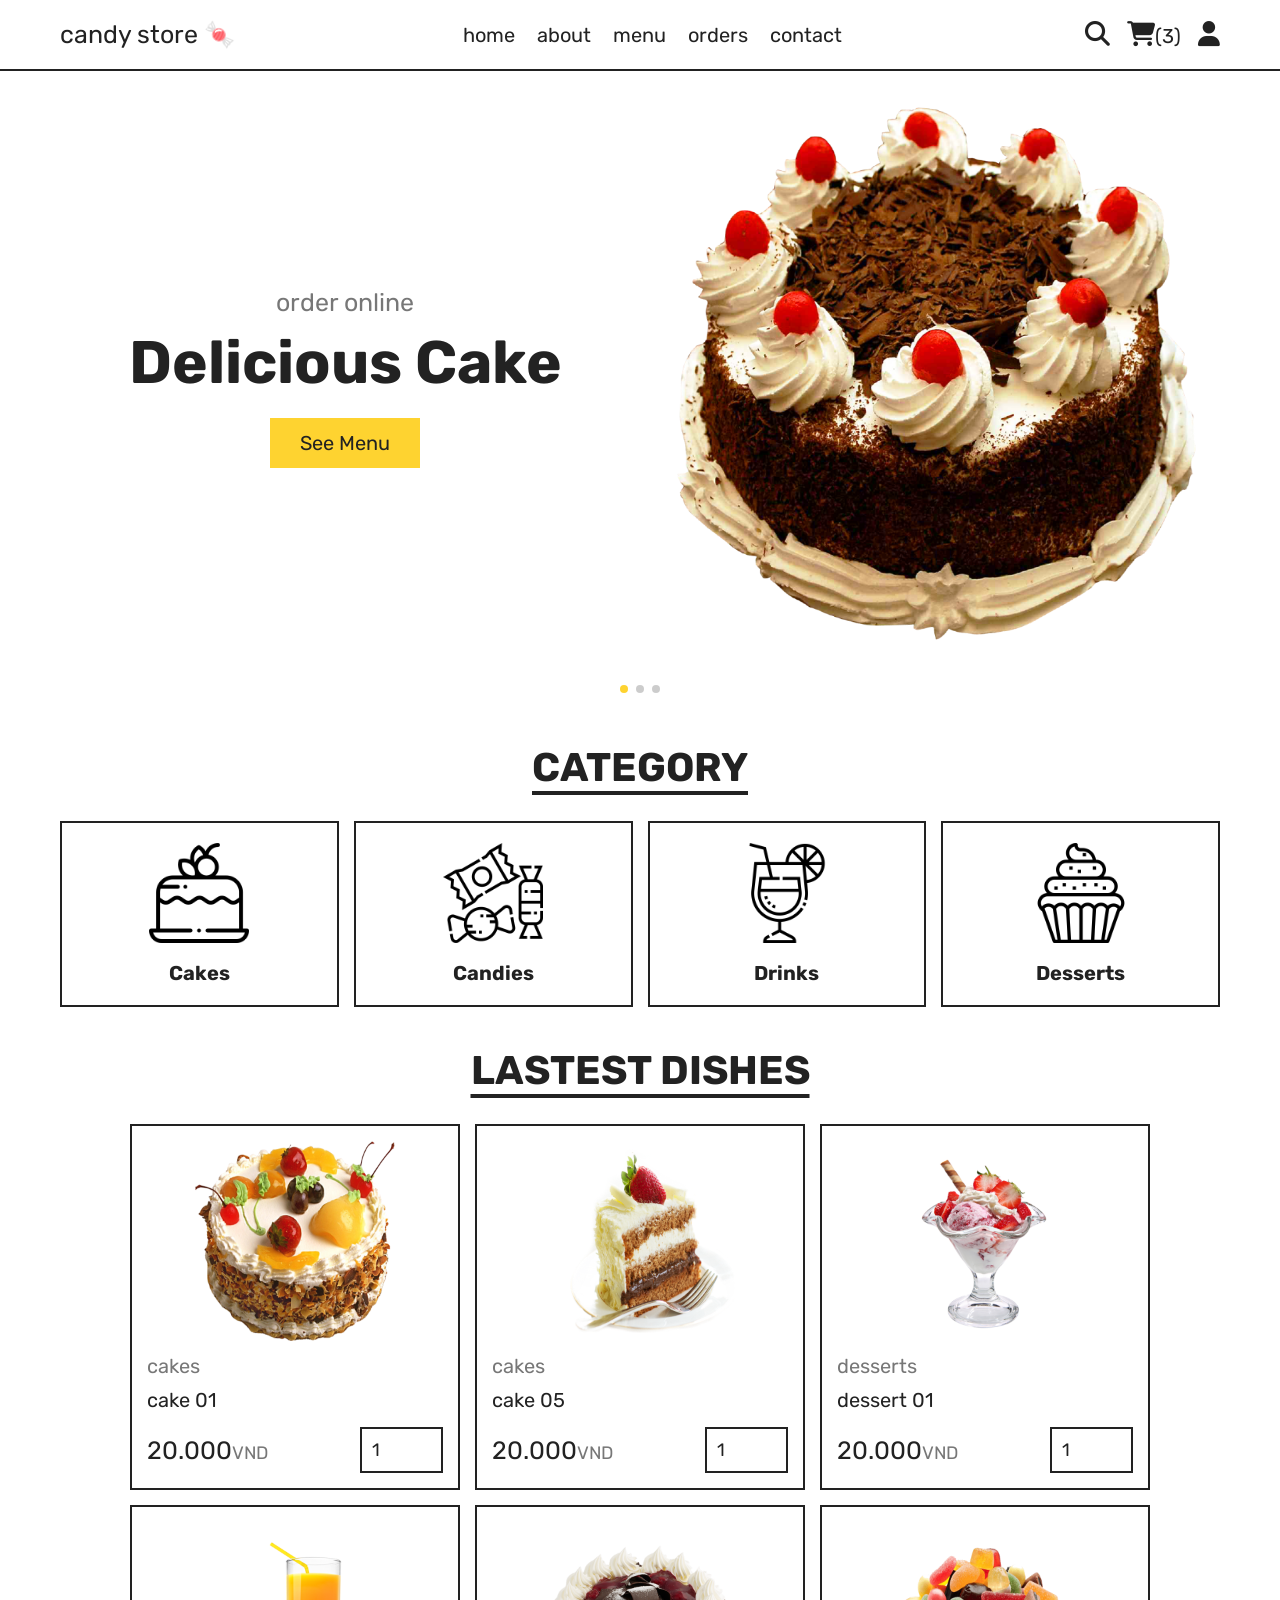
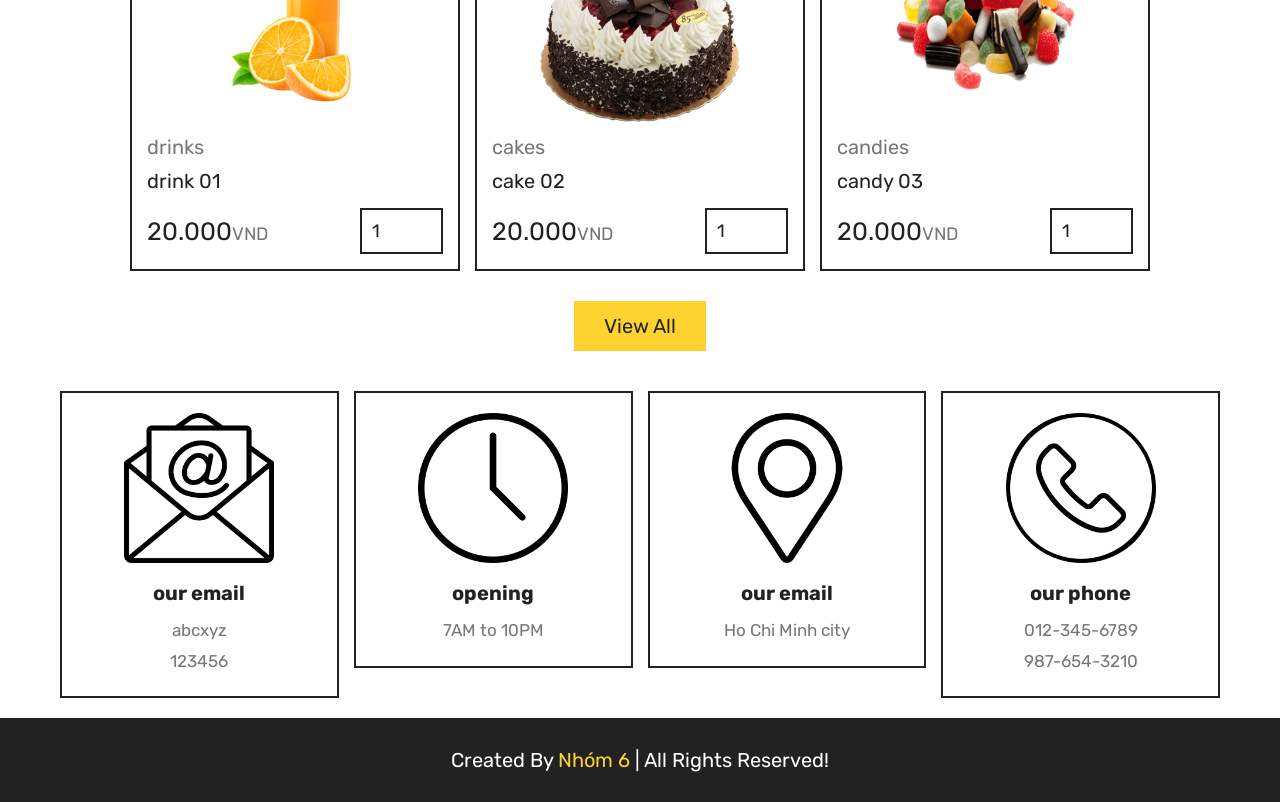
<file: index.html>
<!DOCTYPE html>
<html lang="en">

<head>

    <meta charset="UTF-8">
    <meta http-equiv="X-UA-Compatible" content="IE=edge">
    <meta name="viewport" content="width=device-width, initial-scale=1.0">
    <title>home</title>

    <link rel="stylesheet" href="https://cdn.jsdelivr.net/npm/swiper@11/swiper-bundle.min.css" />

    <!-- font awesome cdn link -->
    <link rel="stylesheet" href="https://cdnjs.cloudflare.com/ajax/libs/font-awesome/6.1.1/css/all.min.css">

    <!-- custom css file link -->
    <link rel="stylesheet" href="css/style.css">

</head>

<body>

    <!-- header section starts -->
    <header class="header">

        <section class="flex">

            <a href="home.html" class="logo">candy store 🍬</a>

            <nav class="navbar">
                <a href="home.html">home</a>
                <a href="about.html">about</a>
                <a href="menu.html">menu</a>
                <a href="orders.html">orders</a>
                <a href="contact.html">contact</a>
            </nav>

            <div class="icons">
                <a href="search.html"><i class="fas fa-search"></i></a>
                <a href="cart.html"><i class="fas fa-shopping-cart"></i><span>(3)</span></a>
                <div id="user-btn" class="fas fa-user"></div>
                <div id="menu-btn" class="fas fa-bars"></div>
            </div>

            <div class="profile">
                <p class="name">Tran Viet Thanh</p>
                <div class="flex">
                    <a href="profile.html" class="btn">profile</a>
                    <a href="#" class="delete-btn">logout</a>
                </div>
                <p class="account"><a href="login.html">login</a> or <a href="register.html">register</a></p>
            </div>

        </section>

    </header>
    <!-- header section ends -->

    <!-- home section starts -->
    <section class="home">

        <div class="swiper home-slider">

            <div class="swiper-wrapper">

                <div class="swiper-slide slide">

                    <div class="content">
                        <span>order online</span>
                        <h3>delicious cake</h3>
                        <a href="menu.html" class="btn">see menu</a>
                    </div>

                    <div class="image">
                        <img src="images/home-img-1.png" alt="">
                    </div>

                </div>

                <div class="swiper-slide slide">

                    <div class="content">
                        <span>order online</span>   
                        <h3>sweet candy</h3>
                        <a href="menu.html" class="btn">see menu</a>
                    </div>

                    <div class="image">
                        <img src="images/home-img-2.png" alt="">
                    </div>

                </div>

                <div class="swiper-slide slide">

                    <div class="content">
                        <span>order online</span>
                        <h3>marvelous dessert</h3>
                        <a href="menu.html" class="btn">see menu</a>
                    </div>

                    <div class="image">
                        <img src="images/home-img-3.png" alt="">
                    </div>

                </div>
            </div>

            <div class="swiper-pagination"></div>
        </div>
    </section>
    <!-- home section ends -->




    <!-- category section starts -->
    <section class="category">

        <h1 class="title">category</h1>

        <div class="box-container">

            <a href="#" class="box">
                <img src="images/cat-1.png" alt="">
                <h3>cakes</h3>
            </a>

            <a href="#" class="box">
                <img src="images/cat-2.png" alt="">
                <h3>candies</h3>
            </a>

            <a href="#" class="box">
                <img src="images/cat-3.png" alt="">
                <h3>drinks</h3>
            </a>

            <a href="#" class="box">
                <img src="images/cat-4.png" alt="">
                <h3>desserts</h3>
            </a>

        </div>

    </section>
    <!-- category section ends -->

    <!-- home products section starts -->
    <section class="products">

        <h1 class="title">lastest dishes</h1>

        <div class="box-container">
            
            <form action="" method="post" class="box">
                <button type="submit" class="fas fa-eye" name="quick_view"></button>
                <button type="submit" class="fas fa-shopping-cart" name="add_to_cart"></button>
                <img src="uploaded_img/cake-1.png" alt="">
                <a href="#" class="cat">cakes</a>
                <div class="name">cake 01</div>
                <div class="flex">
                    <div class="price">20.000<span>VND</span></div>
                    <input type="number" name="qty" class="qty" min="1" max="99" value="1" onkeypress="if(this.value.length == 2) return false;">
                </div>
            </form>
            
            <form action="" method="post" class="box">
                <button type="submit" class="fas fa-eye" name="quick_view"></button>
                <button type="submit" class="fas fa-shopping-cart" name="add_to_cart"></button>
                <img src="uploaded_img/cake-5.png" alt="">
                <a href="#" class="cat">cakes</a>
                <div class="name">cake 05</div>
                <div class="flex">
                    <div class="price">20.000<span>VND</span></div>
                    <input type="number" name="qty" class="qty" min="1" max="99" value="1" onkeypress="if(this.value.length == 2) return false;">
                </div>
            </form>

            <form action="" method="post" class="box">
                <button type="submit" class="fas fa-eye" name="quick_view"></button>
                <button type="submit" class="fas fa-shopping-cart" name="add_to_cart"></button>
                <img src="uploaded_img/dessert-1.png" alt="">
                <a href="#" class="cat">desserts</a>
                <div class="name">dessert 01</div>
                <div class="flex">
                    <div class="price">20.000<span>VND</span></div>
                    <input type="number" name="qty" class="qty" min="1" max="99" value="1" onkeypress="if(this.value.length == 2) return false;">
                </div>
            </form>
            
            <form action="" method="post" class="box">
                <button type="submit" class="fas fa-eye" name="quick_view"></button>
                <button type="submit" class="fas fa-shopping-cart" name="add_to_cart"></button>
                <img src="uploaded_img/drink-1.png" alt="">
                <a href="#" class="cat">drinks</a>
                <div class="name">drink 01</div>
                <div class="flex">
                    <div class="price">20.000<span>VND</span></div>
                    <input type="number" name="qty" class="qty" min="1" max="99" value="1" onkeypress="if(this.value.length == 2) return false;">
                </div>
            </form>
            
            <form action="" method="post" class="box">
                <button type="submit" class="fas fa-eye" name="quick_view"></button>
                <button type="submit" class="fas fa-shopping-cart" name="add_to_cart"></button>
                <img src="uploaded_img/cake-2.png" alt="">
                <a href="#" class="cat">cakes</a>
                <div class="name">cake 02</div>
                <div class="flex">
                    <div class="price">20.000<span>VND</span></div>
                    <input type="number" name="qty" class="qty" min="1" max="99" value="1" onkeypress="if(this.value.length == 2) return false;">
                </div>
            </form>

            <form action="" method="post" class="box">
                <button type="submit" class="fas fa-eye" name="quick_view"></button>
                <button type="submit" class="fas fa-shopping-cart" name="add_to_cart"></button>
                <img src="uploaded_img/candy-3.png" alt="">
                <a href="#" class="cat">candies</a>
                <div class="name">candy 03</div>
                <div class="flex">
                    <div class="price">20.000<span>VND</span></div>
                    <input type="number" name="qty" class="qty" min="1" max="99" value="1" onkeypress="if(this.value.length == 2) return false;">
                </div>
            </form>

        </div>

        <div class="more-btn">
            <a href="menu.html" class="btn">view all</a>
        </div>

    </section>
    <!-- home products section ends -->




















    
    <!-- footer section starts -->
    <footer class="footer">

        <section class="grid">

            <div class="box">
                <img src="images/email-icon.png" alt="">
                <h3>our email</h3>
                <a href="mailto:abcxyz@gmail.com">abcxyz</a>
                <a href="mailto:123456@gmail.com">123456</a>
            </div>

            <div class="box">
                <img src="images/clock-icon.png" alt="">
                <h3>opening</h3>
                <p>7AM to 10PM</p>
            </div>

            <div class="box">
                <img src="images/map-icon.png" alt="">
                <h3>our email</h3>
                <a href="#">Ho Chi Minh city</a>
            </div>

            <div class="box">
                <img src="images/phone-icon.png" alt="">
                <h3>our phone</h3>
                <a href="tel:0123456789">012-345-6789</a>
                <a href="tel:9876543210">987-654-3210</a>
            </div>

        </section>

        <div class="credit">created by <span>nhóm 6</span> | all rights reserved!</div>

    </footer>
    <!-- footer section ends -->


    <div class="loader">
        <img src="images/loader.gif" alt="">
    </div>


    <script src="https://cdn.jsdelivr.net/npm/swiper@11/swiper-bundle.min.js"></script>


    <!-- custom js file link -->
    <script src="js/script.js"></script>

    <script>
        var swiper = new Swiper(".home-slider", {
            loop: true,
            grabCursor: true,
            pagination: {
                el: ".swiper-pagination",
                clickable: true,
            },
        });
    </script>

</body>

</html>
</file>
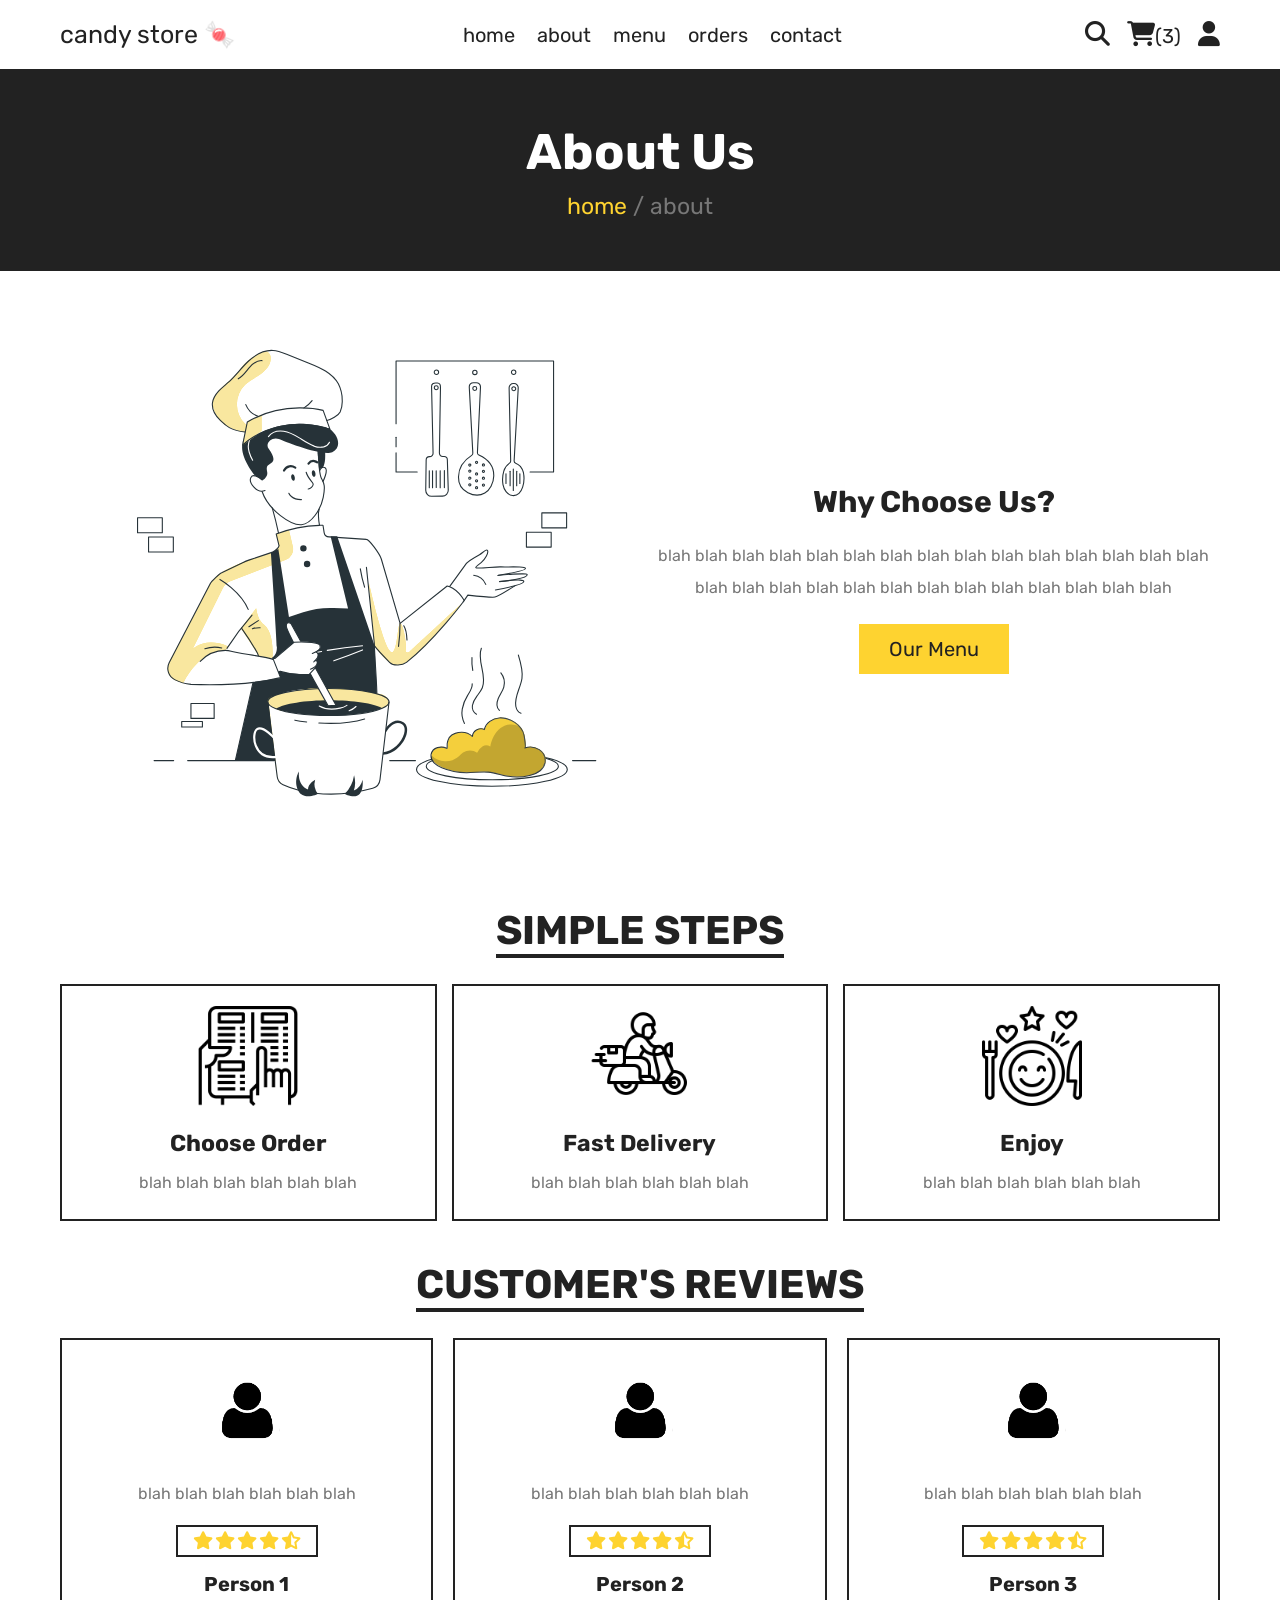
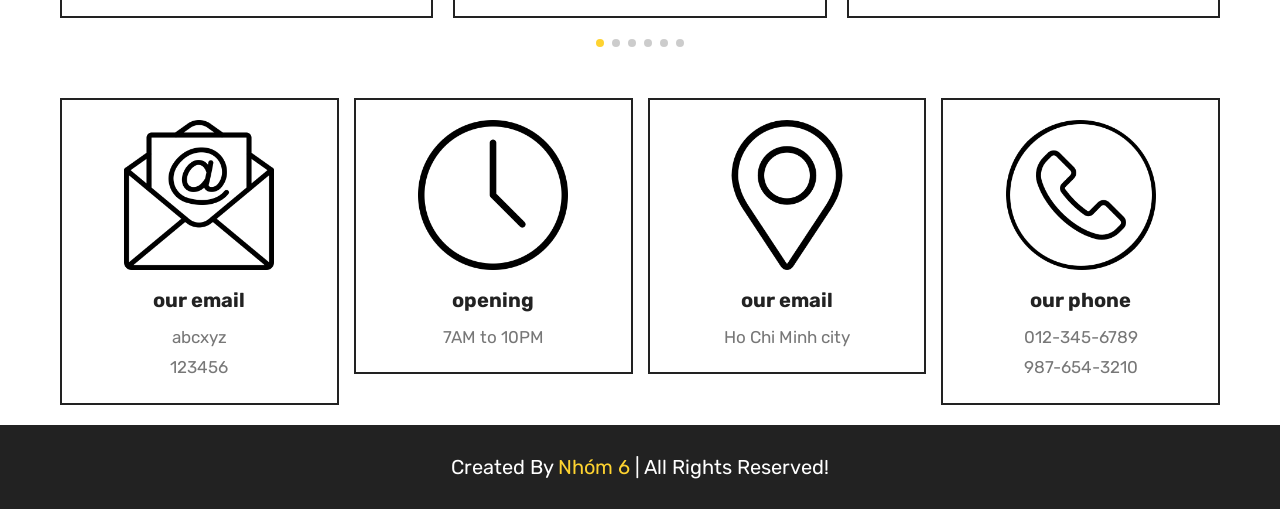
<file: about.html>
<!DOCTYPE html>
<html lang="en">

<head>

    <meta charset="UTF-8">
    <meta http-equiv="X-UA-Compatible" content="IE=edge">
    <meta name="viewport" content="width=device-width, initial-scale=1.0">
    <title>about</title>

    <link rel="stylesheet" href="https://cdn.jsdelivr.net/npm/swiper@11/swiper-bundle.min.css" />

    <!-- font awesome cdn link -->
    <link rel="stylesheet" href="https://cdnjs.cloudflare.com/ajax/libs/font-awesome/6.1.1/css/all.min.css">

    <!-- custom css file link -->
    <link rel="stylesheet" href="css/style.css">

</head>

<body>

    <!-- header section starts -->
    <header class="header">

        <section class="flex">

            <a href="home.html" class="logo">candy store 🍬</a>

            <nav class="navbar">
                <a href="home.html">home</a>
                <a href="about.html">about</a>
                <a href="menu.html">menu</a>
                <a href="orders.html">orders</a>
                <a href="contact.html">contact</a>
            </nav>

            <div class="icons">
                <a href="search.html"><i class="fas fa-search"></i></a>
                <a href="cart.html"><i class="fas fa-shopping-cart"></i><span>(3)</span></a>
                <div id="user-btn" class="fas fa-user"></div>
                <div id="menu-btn" class="fas fa-bars"></div>
            </div>

            <div class="profile">
                <p class="name">Tran Viet Thanh</p>
                <div class="flex">
                    <a href="profile.html" class="btn">profile</a>
                    <a href="#" class="delete-btn">logout</a>
                </div>
                <p class="account"><a href="login.html">login</a> or <a href="register.html">register</a></p>
            </div>

        </section>

    </header>
    <!-- header section ends -->

    <div class="heading">
        <h3>about us</h3>
        <p><a href="home.html">home</a><span> / about</span></p>
    </div>

    <!-- about section starts -->
    <section class="about">

        <div class="row">

            <div class="image">
                <img src="images/about-img.svg" alt="">
            </div>

            <div class="content">
                <h3>why choose us?</h3>
                <p>blah blah blah blah blah blah blah blah blah blah blah blah blah blah blah blah blah blah blah blah
                    blah blah blah blah blah blah blah blah</p>
                <a href="menu.html" class="btn">our menu</a>
            </div>

        </div>

    </section>
    <!-- about section ends -->

    <!-- steps section starts -->
    <section class="steps">

        <h1 class="title">simple steps</h1>

        <div class="box-container">

            <div class="box">
                <img src="images/step-1.png" alt="">
                <h3>choose order</h3>
                <p>blah blah blah blah blah blah</p>
            </div>

            <div class="box">
                <img src="images/step-2.png" alt="">
                <h3>fast delivery</h3>
                <p>blah blah blah blah blah blah</p>
            </div>

            <div class="box">
                <img src="images/step-3.png" alt="">
                <h3>enjoy</h3>
                <p>blah blah blah blah blah blah</p>
            </div>

        </div>

    </section>
    <!-- steps section ends -->

    <!-- review section starts -->
    <section class="reviews">

        <h1 class="title">customer's reviews</h1>

        <div class="swiper reviews-slider">

            <div class="swiper-wrapper">

                <div class="swiper-slide slide">
                    <img src="images/pic-review.png" alt="">
                    <p>blah blah blah blah blah blah</p>
                    <div class="stars">
                        <i class="fas fa-star"></i>
                        <i class="fas fa-star"></i>
                        <i class="fas fa-star"></i>
                        <i class="fas fa-star"></i>
                        <i class="fas fa-star-half-alt"></i>
                    </div>
                    <h3>Person 1</h3>
                </div>

                <div class="swiper-slide slide">
                    <img src="images/pic-review.png" alt="">
                    <p>blah blah blah blah blah blah</p>
                    <div class="stars">
                        <i class="fas fa-star"></i>
                        <i class="fas fa-star"></i>
                        <i class="fas fa-star"></i>
                        <i class="fas fa-star"></i>
                        <i class="fas fa-star-half-alt"></i>
                    </div>
                    <h3>Person 2</h3>
                </div>

                <div class="swiper-slide slide">
                    <img src="images/pic-review.png" alt="">
                    <p>blah blah blah blah blah blah</p>
                    <div class="stars">
                        <i class="fas fa-star"></i>
                        <i class="fas fa-star"></i>
                        <i class="fas fa-star"></i>
                        <i class="fas fa-star"></i>
                        <i class="fas fa-star-half-alt"></i>
                    </div>
                    <h3>Person 3</h3>
                </div>

                <div class="swiper-slide slide">
                    <img src="images/pic-review.png" alt="">
                    <p>blah blah blah blah blah blah</p>
                    <div class="stars">
                        <i class="fas fa-star"></i>
                        <i class="fas fa-star"></i>
                        <i class="fas fa-star"></i>
                        <i class="fas fa-star"></i>
                        <i class="fas fa-star-half-alt"></i>
                    </div>
                    <h3>Person 4</h3>
                </div>

                <div class="swiper-slide slide">
                    <img src="images/pic-review.png" alt="">
                    <p>blah blah blah blah blah blah</p>
                    <div class="stars">
                        <i class="fas fa-star"></i>
                        <i class="fas fa-star"></i>
                        <i class="fas fa-star"></i>
                        <i class="fas fa-star"></i>
                        <i class="fas fa-star-half-alt"></i>
                    </div>
                    <h3>Person 5</h3>
                </div>

                <div class="swiper-slide slide">
                    <img src="images/pic-review.png" alt="">
                    <p>blah blah blah blah blah blah</p>
                    <div class="stars">
                        <i class="fas fa-star"></i>
                        <i class="fas fa-star"></i>
                        <i class="fas fa-star"></i>
                        <i class="fas fa-star"></i>
                        <i class="fas fa-star-half-alt"></i>
                    </div>
                    <h3>Person 6</h3>
                </div>

            </div>

            <div class="swiper-pagination"></div>

        </div>

    </section>
    <!-- review section ends -->
































    <!-- footer section starts -->
    <footer class="footer">

        <section class="grid">

            <div class="box">
                <img src="images/email-icon.png" alt="">
                <h3>our email</h3>
                <a href="mailto:abcxyz@gmail.com">abcxyz</a>
                <a href="mailto:123456@gmail.com">123456</a>
            </div>

            <div class="box">
                <img src="images/clock-icon.png" alt="">
                <h3>opening</h3>
                <p>7AM to 10PM</p>
            </div>

            <div class="box">
                <img src="images/map-icon.png" alt="">
                <h3>our email</h3>
                <a href="#">Ho Chi Minh city</a>
            </div>

            <div class="box">
                <img src="images/phone-icon.png" alt="">
                <h3>our phone</h3>
                <a href="tel:0123456789">012-345-6789</a>
                <a href="tel:9876543210">987-654-3210</a>
            </div>

        </section>

        <div class="credit">created by <span>nhóm 6</span> | all rights reserved!</div>

    </footer>
    <!-- footer section ends -->

    <div class="loader">
        <img src="images/loader.gif" alt="">
    </div>


    <script src="https://cdn.jsdelivr.net/npm/swiper@11/swiper-bundle.min.js"></script>


    <!-- custom js file link -->
    <script src="js/script.js"></script>

    <script>
        var swiper = new Swiper(".reviews-slider", {
            loop: true,
            grabCursor: true,
            spaceBetween: 20,
            pagination: {
                el: ".swiper-pagination",
                clickable: true,
            },
            breakpoints: {
                0: {
                    slidesPerView: 1,
                },
                700: {
                    slidesPerView: 2,
                },
                1024: {
                    slidesPerView: 3,
                },
            },
        });
    </script>

</body>

</html>
</file>
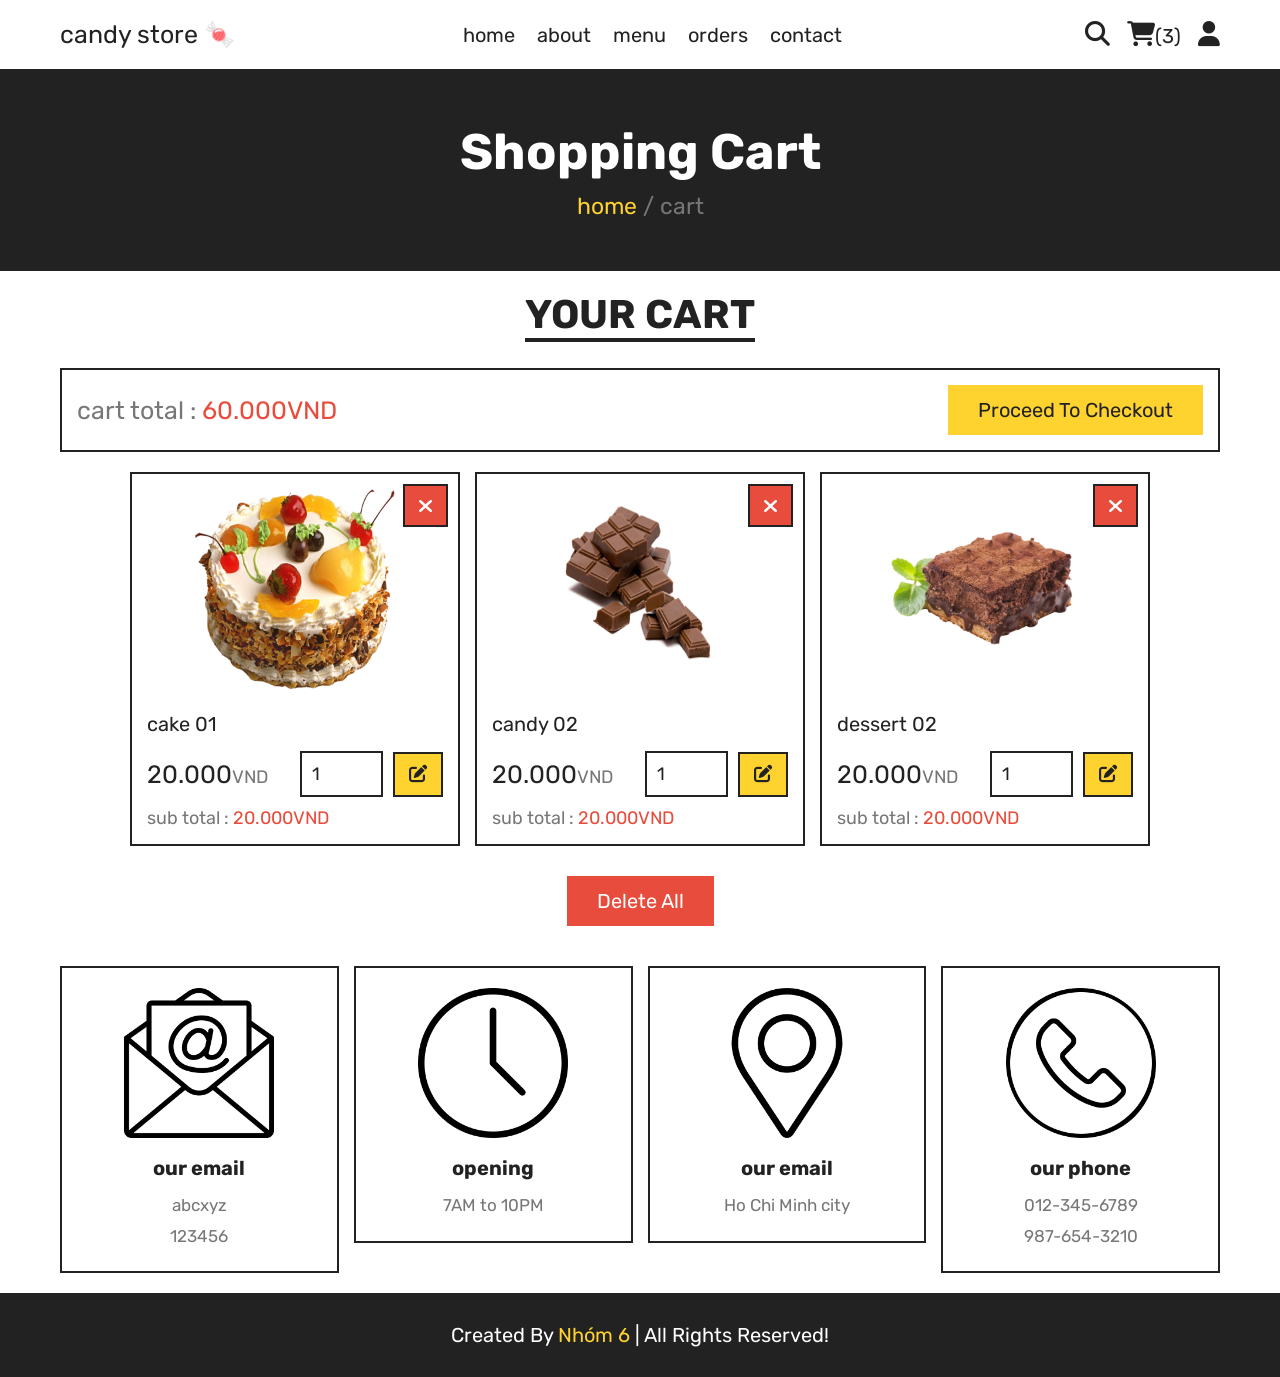
<file: cart.html>
<!DOCTYPE html>
<html lang="en">

<head>

    <meta charset="UTF-8">
    <meta http-equiv="X-UA-Compatible" content="IE=edge">
    <meta name="viewport" content="width=device-width, initial-scale=1.0">
    <title>cart</title>

    <!-- font awesome cdn link -->
    <link rel="stylesheet" href="https://cdnjs.cloudflare.com/ajax/libs/font-awesome/6.1.1/css/all.min.css">

    <!-- custom css file link -->
    <link rel="stylesheet" href="css/style.css">

</head>

<body>

    <!-- header section starts -->
    <header class="header">

        <section class="flex">
            
            <a href="home.html" class="logo">candy store 🍬</a>

            <nav class="navbar">
                <a href="home.html">home</a>
                <a href="about.html">about</a>
                <a href="menu.html">menu</a>
                <a href="orders.html">orders</a>
                <a href="contact.html">contact</a>
            </nav>

            <div class="icons">
                <a href="search.html"><i class="fas fa-search"></i></a>
                <a href="cart.html"><i class="fas fa-shopping-cart"></i><span>(3)</span></a>
                <div id="user-btn" class="fas fa-user"></div>
                <div id="menu-btn" class="fas fa-bars"></div>
            </div>

            <div class="profile">
                <p class="name">Tran Viet Thanh</p>
                <div class="flex">
                    <a href="profile.html" class="btn">profile</a>
                    <a href="#" class="delete-btn">logout</a>
                </div>
                <p class="account"><a href="login.html">login</a> or <a href="register.html">register</a></p>
            </div>

        </section>

    </header>
    <!-- header section ends -->

    <div class="heading">
        <h3>shopping cart</h3>
        <p><a href="home.html">home</a><span> / cart</span></p>
    </div>

    <!-- shopping cart section starts -->
    <section class="products">

        <h1 class="title">your cart</h1>

        <div class="cart-total">
            <p>cart total : <span>60.000VND</span></p>
            <a href="checkout.html" class="btn">proceed to checkout</a>
        </div>

        <div class="box-container">

            <form action="" method="post" class="box">
                <button type="submit" class="fas fa-eye" name="quick_view"></button>
                <button type="submit" class="fas fa-times" name="delete" onclick="return confirm('delete this item?');"></button>
                <img src="uploaded_img/cake-1.png" alt="">
                <div class="name">cake 01</div>
                <div class="flex">
                    <div class="price">20.000<span>VND</span></div>
                    <input type="number" name="qty" class="qty" min="1" max="99" value="1" onkeypress="if(this.value.length == 2) return false;">
                    <button type="submit" class="fas fa-edit"></button>
                </div>

                <div class="sub-total">sub total : <span>20.000VND</span></div>
            </form>
            
            <form action="" method="post" class="box">
                <button type="submit" class="fas fa-eye" name="quick_view"></button>
                <button type="submit" class="fas fa-times" name="delete" onclick="return confirm('delete this item?');"></button>
                <img src="uploaded_img/candy-2.png" alt="">
                <div class="name">candy 02</div>
                <div class="flex">
                    <div class="price">20.000<span>VND</span></div>
                    <input type="number" name="qty" class="qty" min="1" max="99" value="1" onkeypress="if(this.value.length == 2) return false;">
                    <button type="submit" class="fas fa-edit"></button>
                </div>

                <div class="sub-total">sub total : <span>20.000VND</span></div>
            </form>
            
            <form action="" method="post" class="box">
                <button type="submit" class="fas fa-eye" name="quick_view"></button>
                <button type="submit" class="fas fa-times" name="delete" onclick="return confirm('delete this item?');"></button>
                <img src="uploaded_img/dessert-2.png" alt="">
                <div class="name">dessert 02</div>
                <div class="flex">
                    <div class="price">20.000<span>VND</span></div>
                    <input type="number" name="qty" class="qty" min="1" max="99" value="1" onkeypress="if(this.value.length == 2) return false;">
                    <button type="submit" class="fas fa-edit"></button>
                </div>

                <div class="sub-total">sub total : <span>20.000VND</span></div>
            </form>

        </div>

        <div class="more-btn">

            <form action="" method="post">
                <button type="submit" class="delete-btn" name="delete_all" onclick="return confirm('delete this item?');">delete all</button>
            </form>

        </div>

    </section>
    <!-- shopping cart section ends -->









    <!-- footer section starts -->
    <footer class="footer">

        <section class="grid">
            
            <div class="box">
                <img src="images/email-icon.png" alt="">
                <h3>our email</h3>
                <a href="mailto:abcxyz@gmail.com">abcxyz</a>
                <a href="mailto:123456@gmail.com">123456</a>
            </div>

            <div class="box">
                <img src="images/clock-icon.png" alt="">
                <h3>opening</h3>
                <p>7AM to 10PM</p>
            </div>

            <div class="box">
                <img src="images/map-icon.png" alt="">
                <h3>our email</h3>
                <a href="#">Ho Chi Minh city</a>
            </div>

            <div class="box">
                <img src="images/phone-icon.png" alt="">
                <h3>our phone</h3>
                <a href="tel:0123456789">012-345-6789</a>
                <a href="tel:9876543210">987-654-3210</a>
            </div>
            
        </section>

        <div class="credit">created by <span>nhóm 6</span> | all rights reserved!</div>

    </footer>
    <!-- footer section ends -->




    <!-- custom js file link -->
    <script src="js/script.js"></script>

</body>

</html>
</file>
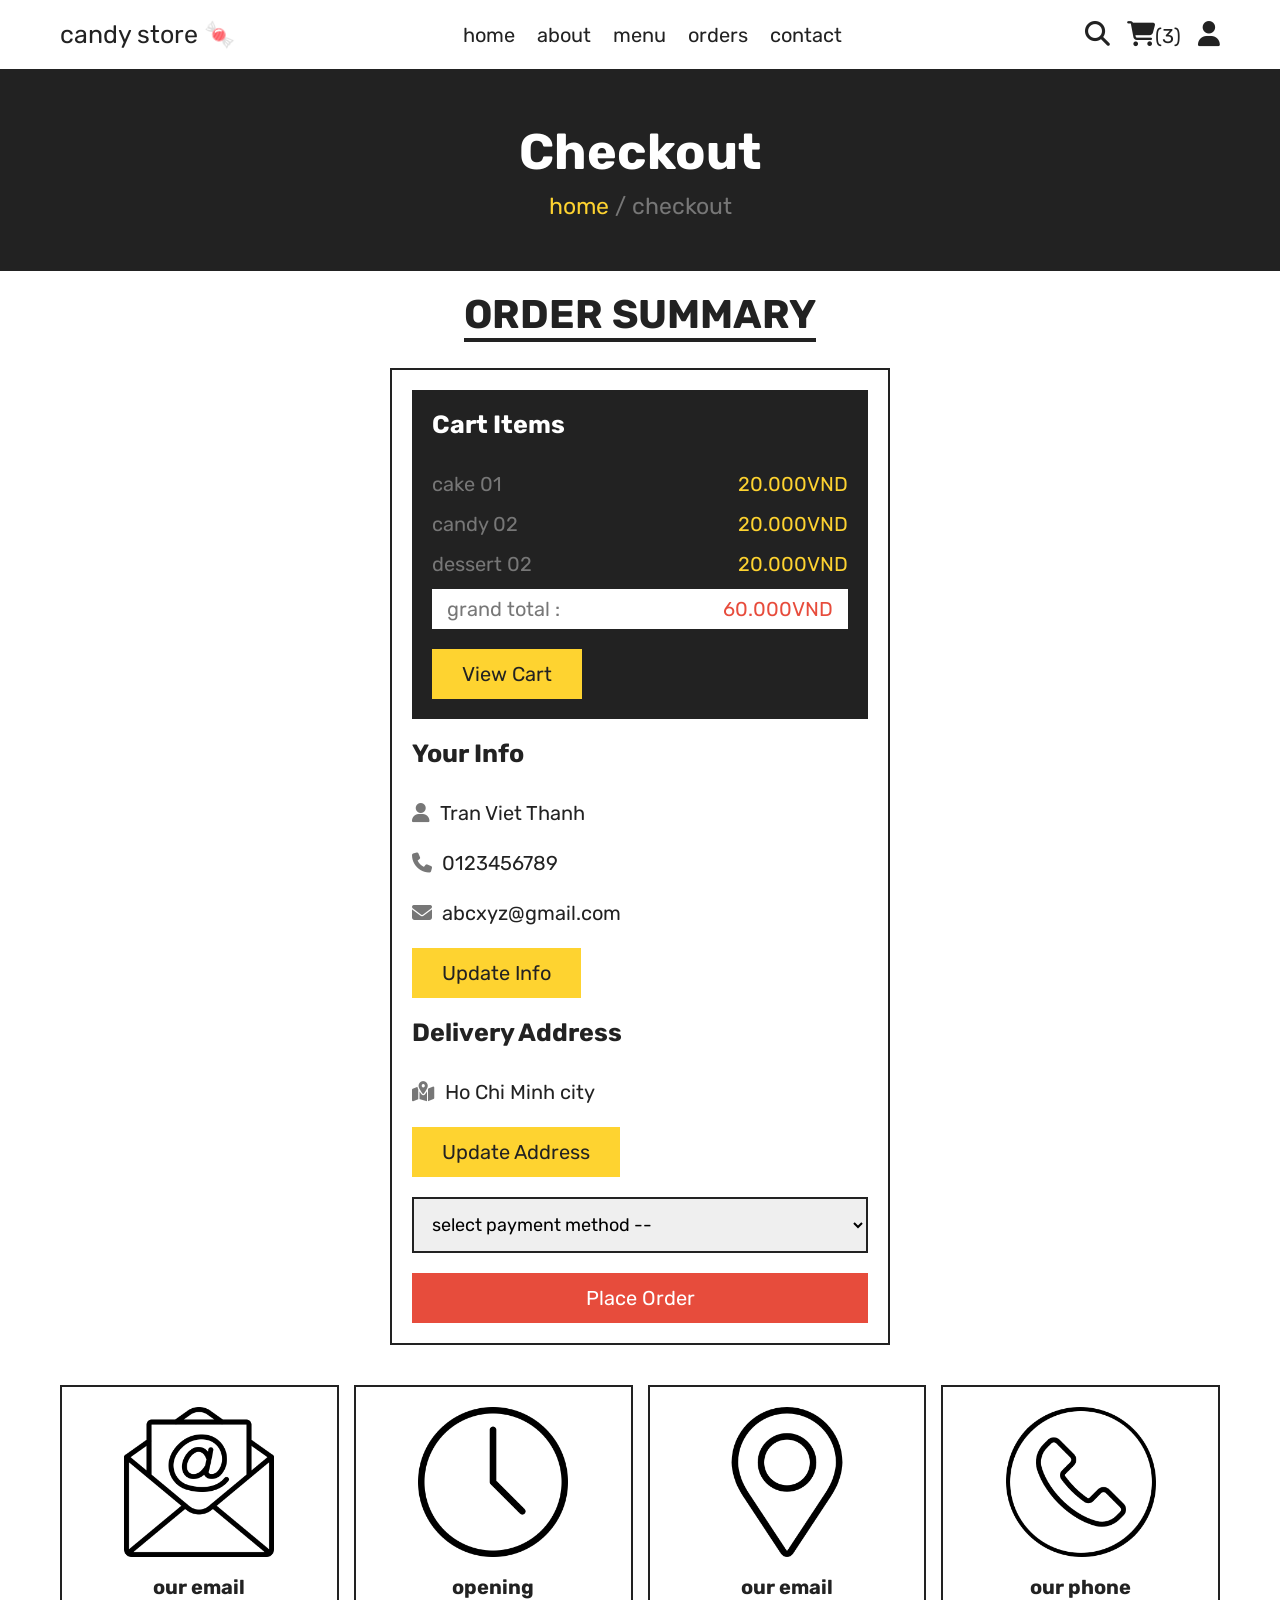
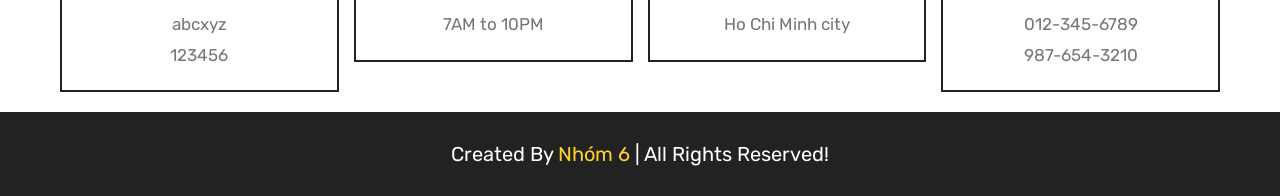
<file: checkout.html>
<!DOCTYPE html>
<html lang="en">

<head>

    <meta charset="UTF-8">
    <meta http-equiv="X-UA-Compatible" content="IE=edge">
    <meta name="viewport" content="width=device-width, initial-scale=1.0">
    <title>checkout</title>

    <!-- font awesome cdn link -->
    <link rel="stylesheet" href="https://cdnjs.cloudflare.com/ajax/libs/font-awesome/6.1.1/css/all.min.css">

    <!-- custom css file link -->
    <link rel="stylesheet" href="css/style.css">

</head>

<body>

    <!-- header section starts -->
    <header class="header">

        <section class="flex">

            <a href="home.html" class="logo">candy store 🍬</a>

            <nav class="navbar">
                <a href="home.html">home</a>
                <a href="about.html">about</a>
                <a href="menu.html">menu</a>
                <a href="orders.html">orders</a>
                <a href="contact.html">contact</a>
            </nav>

            <div class="icons">
                <a href="search.html"><i class="fas fa-search"></i></a>
                <a href="cart.html"><i class="fas fa-shopping-cart"></i><span>(3)</span></a>
                <div id="user-btn" class="fas fa-user"></div>
                <div id="menu-btn" class="fas fa-bars"></div>
            </div>

            <div class="profile">
                <p class="name">Tran Viet Thanh</p>
                <div class="flex">
                    <a href="profile.html" class="btn">profile</a>
                    <a href="#" class="delete-btn">logout</a>
                </div>
                <p class="account"><a href="login.html">login</a> or <a href="register.html">register</a></p>
            </div>

        </section>

    </header>
    <!-- header section ends -->

    <div class="heading">
        <h3>checkout</h3>
        <p><a href="home.html">home</a><span> / checkout</span></p>
    </div>

    <section class="checkout">

        <h1 class="title">order summary</h1>

        <form action="" method="post">

            <div class="cart-items">
                <h3>cart items</h3>
                <p><span class="name">cake 01</span><span class="price">20.000VND</span></p>
                <p><span class="name">candy 02</span><span class="price">20.000VND</span></p>
                <p><span class="name">dessert 02</span><span class="price">20.000VND</span></p>
                <p class="grand-total"><span class="name">grand total :</span><span class="price">60.000VND</span></p>
                <a href="cart.html" class="btn">view cart</a>
            </div>

            <div class="user-info">
                <h3>your info</h3>
                <p><i class="fas fa-user"></i><span>Tran Viet Thanh</span></p>
                <p><i class="fas fa-phone"></i><span>0123456789</span></p>
                <p><i class="fas fa-envelope"></i><span>abcxyz@gmail.com</span></p>
                <a href="update_profile.html" class="btn">update info</a>

                <h3>delivery address</h3>
                <p><i class="fas fa-map-marked-alt"></i><span>Ho Chi Minh city</span></p>
                <a href="update_address.html" class="btn">update address</a>

                <select name="method" class="box" required>
                    <option value="" disabled selected>select payment method --</option>
                    <option value="cash on delivery">cash on delivery</option>
                    <option value="credit card">credit card</option>
                    <option value="paypal">paypal</option>
                    <option value="banking">banking</option>
                </select>

                <input type="submit" value="place order" class="btn" style="width: 100%; background-color: var(--red); color: var(--white);">
            </div>

        </form>

    </section>

























    <!-- footer section starts -->
    <footer class="footer">

        <section class="grid">

            <div class="box">
                <img src="images/email-icon.png" alt="">
                <h3>our email</h3>
                <a href="mailto:abcxyz@gmail.com">abcxyz</a>
                <a href="mailto:123456@gmail.com">123456</a>
            </div>

            <div class="box">
                <img src="images/clock-icon.png" alt="">
                <h3>opening</h3>
                <p>7AM to 10PM</p>
            </div>

            <div class="box">
                <img src="images/map-icon.png" alt="">
                <h3>our email</h3>
                <a href="#">Ho Chi Minh city</a>
            </div>

            <div class="box">
                <img src="images/phone-icon.png" alt="">
                <h3>our phone</h3>
                <a href="tel:0123456789">012-345-6789</a>
                <a href="tel:9876543210">987-654-3210</a>
            </div>

        </section>

        <div class="credit">created by <span>nhóm 6</span> | all rights reserved!</div>

    </footer>
    <!-- footer section ends -->

    <div class="loader">
        <img src="images/loader.gif" alt="">
    </div>


    <!-- custom js file link -->
    <script src="js/script.js"></script>

</body>

</html>
</file>
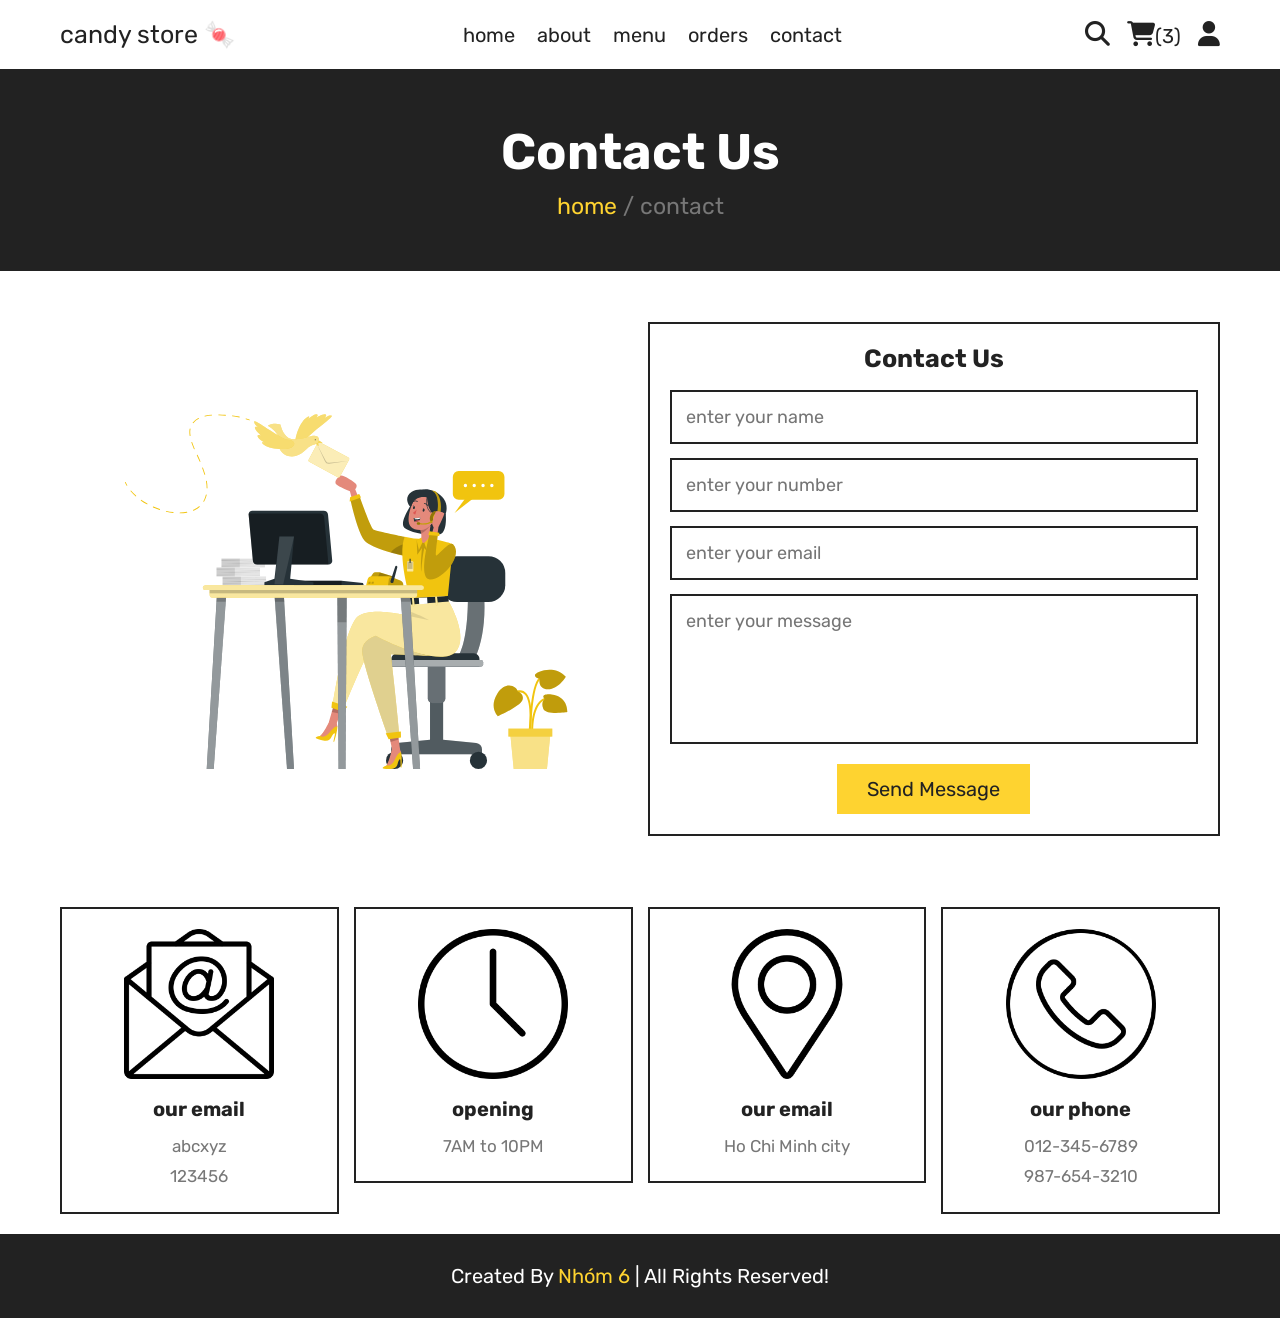
<file: contact.html>
<!DOCTYPE html>
<html lang="en">

<head>

    <meta charset="UTF-8">
    <meta http-equiv="X-UA-Compatible" content="IE=edge">
    <meta name="viewport" content="width=device-width, initial-scale=1.0">
    <title>contact</title>

    <!-- font awesome cdn link -->
    <link rel="stylesheet" href="https://cdnjs.cloudflare.com/ajax/libs/font-awesome/6.1.1/css/all.min.css">

    <!-- custom css file link -->
    <link rel="stylesheet" href="css/style.css">

</head>

<body>

    <!-- header section starts -->
    <header class="header">

        <section class="flex">
            
            <a href="home.html" class="logo">candy store 🍬</a>

            <nav class="navbar">
                <a href="home.html">home</a>
                <a href="about.html">about</a>
                <a href="menu.html">menu</a>
                <a href="orders.html">orders</a>
                <a href="contact.html">contact</a>
            </nav>

            <div class="icons">
                <a href="search.html"><i class="fas fa-search"></i></a>
                <a href="cart.html"><i class="fas fa-shopping-cart"></i><span>(3)</span></a>
                <div id="user-btn" class="fas fa-user"></div>
                <div id="menu-btn" class="fas fa-bars"></div>
            </div>

            <div class="profile">
                <p class="name">Tran Viet Thanh</p>
                <div class="flex">
                    <a href="profile.html" class="btn">profile</a>
                    <a href="#" class="delete-btn">logout</a>
                </div>
                <p class="account"><a href="login.html">login</a> or <a href="register.html">register</a></p>
            </div>

        </section>

    </header>
    <!-- header section ends -->

    <div class="heading">
        <h3>contact us</h3>
        <p><a href="home.html">home</a><span> / contact</span></p>
    </div>

    <!-- contact section starts -->
    <section class="contact">

        <div class="row">

            <div class="image">
                <img src="images/contact-img.svg" alt="">
            </div>

            <form action="" method="post">
                <h3>contact us</h3>
                <input type="text" name="name" maxlength="50" class="box" placeholder="enter your name" required>
                <input type="number" name="number" min="0" max="9999999999" class="box" placeholder="enter your number" required onkeypress="if (this.value.length == 10) return false;">
                <input type="email" name="email" maxlength="50" class="box" placeholder="enter your email" required>
                <textarea name="msg" class="box" required placeholder="enter your message" maxlength="500" cols="30" rows="10"></textarea>
                <input type="submit" value="send message" name="send" class="btn">
            </form>

        </div>

    </section>
    <!-- contact section ends -->








    <!-- footer section starts -->
    <footer class="footer">

        <section class="grid">
            
            <div class="box">
                <img src="images/email-icon.png" alt="">
                <h3>our email</h3>
                <a href="mailto:abcxyz@gmail.com">abcxyz</a>
                <a href="mailto:123456@gmail.com">123456</a>
            </div>

            <div class="box">
                <img src="images/clock-icon.png" alt="">
                <h3>opening</h3>
                <p>7AM to 10PM</p>
            </div>

            <div class="box">
                <img src="images/map-icon.png" alt="">
                <h3>our email</h3>
                <a href="#">Ho Chi Minh city</a>
            </div>

            <div class="box">
                <img src="images/phone-icon.png" alt="">
                <h3>our phone</h3>
                <a href="tel:0123456789">012-345-6789</a>
                <a href="tel:9876543210">987-654-3210</a>
            </div>
            
        </section>

        <div class="credit">created by <span>nhóm 6</span> | all rights reserved!</div>

    </footer>
    <!-- footer section ends -->

    <div class="loader">
        <img src="images/loader.gif" alt="">
    </div>


    <!-- custom js file link -->
    <script src="js/script.js"></script>

</body>

</html>
</file>
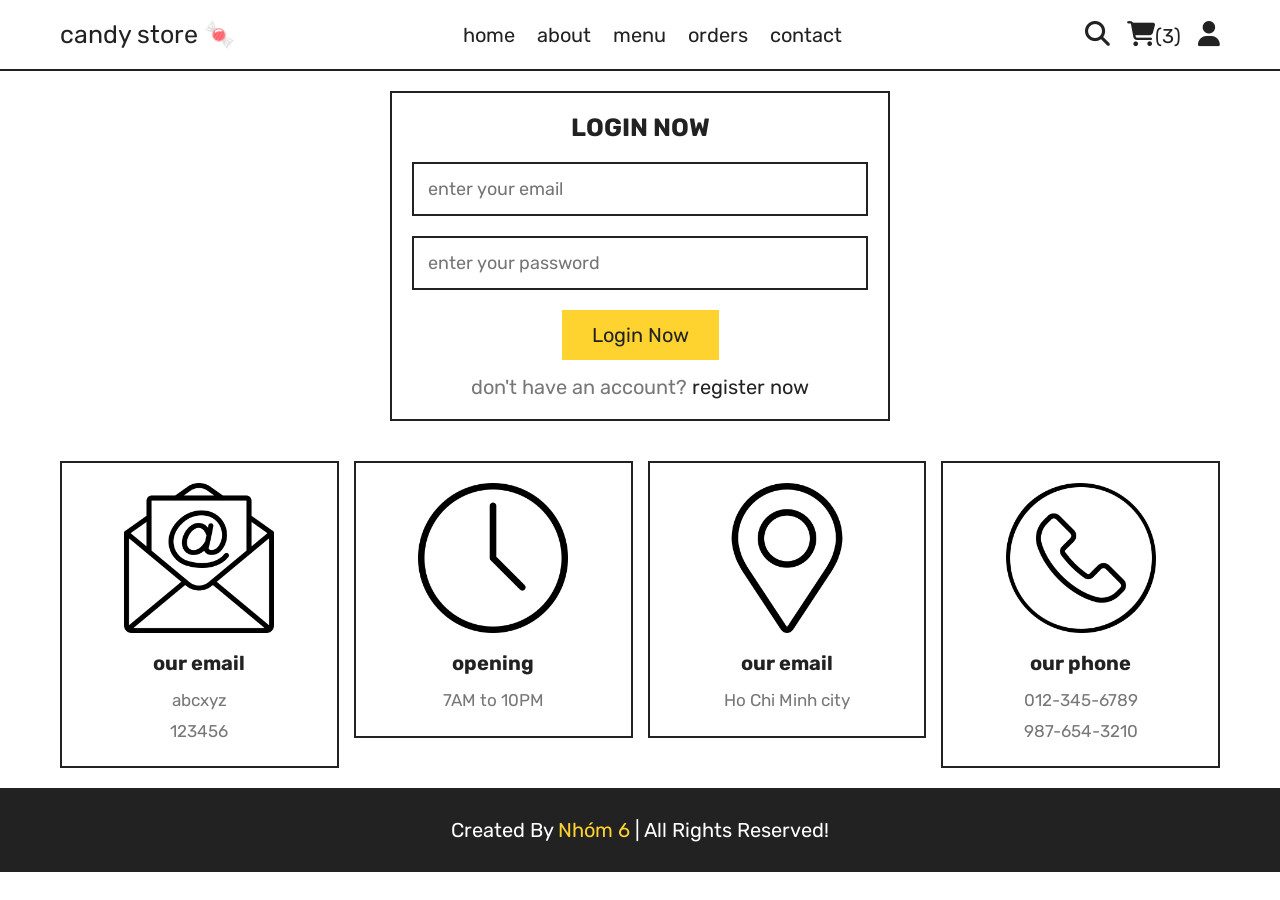
<file: login.html>
<!DOCTYPE html>
<html lang="en">

<head>

    <meta charset="UTF-8">
    <meta http-equiv="X-UA-Compatible" content="IE=edge">
    <meta name="viewport" content="width=device-width, initial-scale=1.0">
    <title>login</title>

    <!-- font awesome cdn link -->
    <link rel="stylesheet" href="https://cdnjs.cloudflare.com/ajax/libs/font-awesome/6.1.1/css/all.min.css">

    <!-- custom css file link -->
    <link rel="stylesheet" href="css/style.css">

</head>

<body>

    <!-- header section starts -->
    <header class="header">

        <section class="flex">

            <a href="home.html" class="logo">candy store 🍬</a>

            <nav class="navbar">
                <a href="home.html">home</a>
                <a href="about.html">about</a>
                <a href="menu.html">menu</a>
                <a href="orders.html">orders</a>
                <a href="contact.html">contact</a>
            </nav>

            <div class="icons">
                <a href="search.html"><i class="fas fa-search"></i></a>
                <a href="cart.html"><i class="fas fa-shopping-cart"></i><span>(3)</span></a>
                <div id="user-btn" class="fas fa-user"></div>
                <div id="menu-btn" class="fas fa-bars"></div>
            </div>

            <div class="profile">
                <p class="name">Tran Viet Thanh</p>
                <div class="flex">
                    <a href="profile.html" class="btn">profile</a>
                    <a href="#" class="delete-btn">logout</a>
                </div>
                <p class="account"><a href="login.html">login</a> or <a href="register.html">register</a></p>
            </div>

        </section>

    </header>
    <!-- header section ends -->

    <section class="form-container">

        <form action="" method="post">
            <h3>login now</h3>
            <input type="email" name="email" required placeholder="enter your email" class="box" maxlength="50" oninput="this.value = this.value.replace(/\s/g, '')">
            <input type="password" name="pass" required placeholder="enter your password" class="box" maxlength="50" oninput="this.value = this.value.replace(/\s/g, '')">
            <input type="submit" value="login now" class="btn" name="submit">
            <p>don't have an account? <a href="register.html">register now</a></p>
        </form>

    </section>










    <!-- footer section starts -->
    <footer class="footer">

        <section class="grid">

            <div class="box">
                <img src="images/email-icon.png" alt="">
                <h3>our email</h3>
                <a href="mailto:abcxyz@gmail.com">abcxyz</a>
                <a href="mailto:123456@gmail.com">123456</a>
            </div>

            <div class="box">
                <img src="images/clock-icon.png" alt="">
                <h3>opening</h3>
                <p>7AM to 10PM</p>
            </div>

            <div class="box">
                <img src="images/map-icon.png" alt="">
                <h3>our email</h3>
                <a href="#">Ho Chi Minh city</a>
            </div>

            <div class="box">
                <img src="images/phone-icon.png" alt="">
                <h3>our phone</h3>
                <a href="tel:0123456789">012-345-6789</a>
                <a href="tel:9876543210">987-654-3210</a>
            </div>

        </section>

        <div class="credit">created by <span>nhóm 6</span> | all rights reserved!</div>

    </footer>
    <!-- footer section ends -->

    <div class="loader">
        <img src="images/loader.gif" alt="">
    </div>


    <!-- custom js file link -->
    <script src="js/script.js"></script>

</body>

</html>
</file>
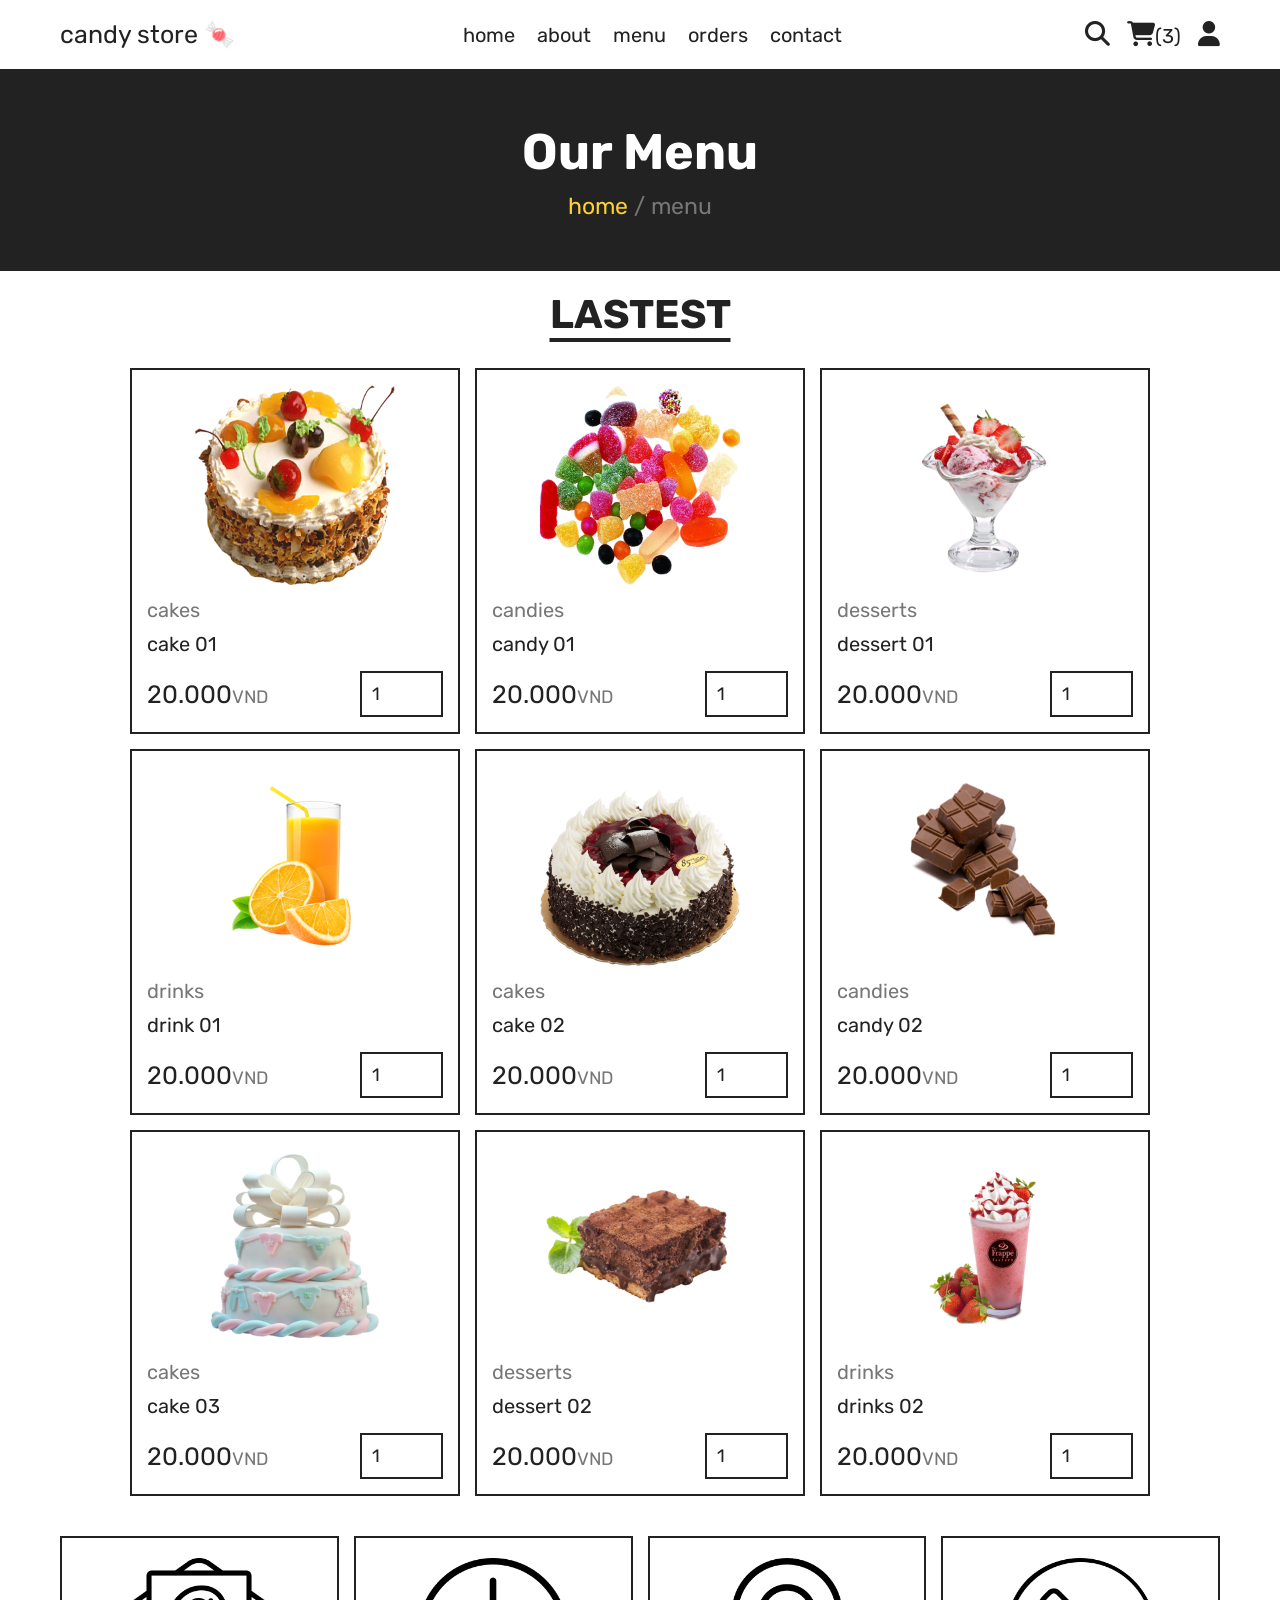
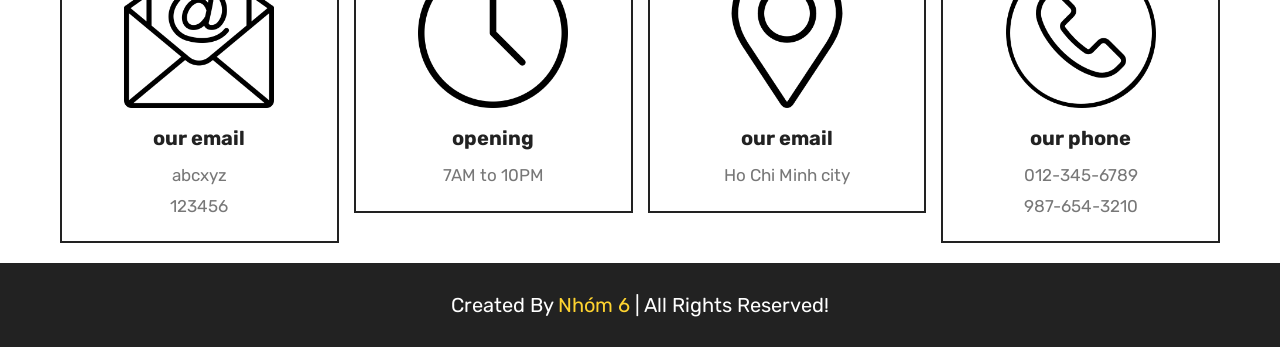
<file: menu.html>
<!DOCTYPE html>
<html lang="en">

<head>

    <meta charset="UTF-8">
    <meta http-equiv="X-UA-Compatible" content="IE=edge">
    <meta name="viewport" content="width=device-width, initial-scale=1.0">
    <title>menu</title>

    <!-- font awesome cdn link -->
    <link rel="stylesheet" href="https://cdnjs.cloudflare.com/ajax/libs/font-awesome/6.1.1/css/all.min.css">

    <!-- custom css file link -->
    <link rel="stylesheet" href="css/style.css">

</head>

<body>

    <!-- header section starts -->
    <header class="header">

        <section class="flex">
            
            <a href="home.html" class="logo">candy store 🍬</a>

            <nav class="navbar">
                <a href="home.html">home</a>
                <a href="about.html">about</a>
                <a href="menu.html">menu</a>
                <a href="orders.html">orders</a>
                <a href="contact.html">contact</a>
            </nav>

            <div class="icons">
                <a href="search.html"><i class="fas fa-search"></i></a>
                <a href="cart.html"><i class="fas fa-shopping-cart"></i><span>(3)</span></a>
                <div id="user-btn" class="fas fa-user"></div>
                <div id="menu-btn" class="fas fa-bars"></div>
            </div>

            <div class="profile">
                <p class="name">Tran Viet Thanh</p>
                <div class="flex">
                    <a href="profile.html" class="btn">profile</a>
                    <a href="#" class="delete-btn">logout</a>
                </div>
                <p class="account"><a href="login.html">login</a> or <a href="register.html">register</a></p>
            </div>

        </section>

    </header>
    <!-- header section ends -->

    <div class="heading">
        <h3>our menu</h3>
        <p><a href="home.html">home</a><span> / menu</span></p>
    </div>



    <!-- menu section starts -->
    <section class="products">

        <h1 class="title">lastest</h1>

        <div class="box-container">
            
            <form action="" method="post" class="box">
                <button type="submit" class="fas fa-eye" name="quick_view"></button>
                <button type="submit" class="fas fa-shopping-cart" name="add_to_cart"></button>
                <img src="uploaded_img/cake-1.png" alt="">
                <a href="#" class="cat">cakes</a>
                <div class="name">cake 01</div>
                <div class="flex">
                    <div class="price">20.000<span>VND</span></div>
                    <input type="number" name="qty" class="qty" min="1" max="99" value="1" onkeypress="if(this.value.length == 2) return false;">
                </div>
            </form>
            
            <form action="" method="post" class="box">
                <button type="submit" class="fas fa-eye" name="quick_view"></button>
                <button type="submit" class="fas fa-shopping-cart" name="add_to_cart"></button>
                <img src="uploaded_img/candy-1.png" alt="">
                <a href="#" class="cat">candies</a>
                <div class="name">candy 01</div>
                <div class="flex">
                    <div class="price">20.000<span>VND</span></div>
                    <input type="number" name="qty" class="qty" min="1" max="99" value="1" onkeypress="if(this.value.length == 2) return false;">
                </div>
            </form>

            <form action="" method="post" class="box">
                <button type="submit" class="fas fa-eye" name="quick_view"></button>
                <button type="submit" class="fas fa-shopping-cart" name="add_to_cart"></button>
                <img src="uploaded_img/dessert-1.png" alt="">
                <a href="#" class="cat">desserts</a>
                <div class="name">dessert 01</div>
                <div class="flex">
                    <div class="price">20.000<span>VND</span></div>
                    <input type="number" name="qty" class="qty" min="1" max="99" value="1" onkeypress="if(this.value.length == 2) return false;">
                </div>
            </form>
            
            <form action="" method="post" class="box">
                <button type="submit" class="fas fa-eye" name="quick_view"></button>
                <button type="submit" class="fas fa-shopping-cart" name="add_to_cart"></button>
                <img src="uploaded_img/drink-1.png" alt="">
                <a href="#" class="cat">drinks</a>
                <div class="name">drink 01</div>
                <div class="flex">
                    <div class="price">20.000<span>VND</span></div>
                    <input type="number" name="qty" class="qty" min="1" max="99" value="1" onkeypress="if(this.value.length == 2) return false;">
                </div>
            </form>
            
            <form action="" method="post" class="box">
                <button type="submit" class="fas fa-eye" name="quick_view"></button>
                <button type="submit" class="fas fa-shopping-cart" name="add_to_cart"></button>
                <img src="uploaded_img/cake-2.png" alt="">
                <a href="#" class="cat">cakes</a>
                <div class="name">cake 02</div>
                <div class="flex">
                    <div class="price">20.000<span>VND</span></div>
                    <input type="number" name="qty" class="qty" min="1" max="99" value="1" onkeypress="if(this.value.length == 2) return false;">
                </div>
            </form>

            <form action="" method="post" class="box">
                <button type="submit" class="fas fa-eye" name="quick_view"></button>
                <button type="submit" class="fas fa-shopping-cart" name="add_to_cart"></button>
                <img src="uploaded_img/candy-2.png" alt="">
                <a href="#" class="cat">candies</a>
                <div class="name">candy 02</div>
                <div class="flex">
                    <div class="price">20.000<span>VND</span></div>
                    <input type="number" name="qty" class="qty" min="1" max="99" value="1" onkeypress="if(this.value.length == 2) return false;">
                </div>
            </form>

            <form action="" method="post" class="box">
                <button type="submit" class="fas fa-eye" name="quick_view"></button>
                <button type="submit" class="fas fa-shopping-cart" name="add_to_cart"></button>
                <img src="uploaded_img/cake-3.png" alt="">
                <a href="#" class="cat">cakes</a>
                <div class="name">cake 03</div>
                <div class="flex">
                    <div class="price">20.000<span>VND</span></div>
                    <input type="number" name="qty" class="qty" min="1" max="99" value="1" onkeypress="if(this.value.length == 2) return false;">
                </div>
            </form>

            <form action="" method="post" class="box">
                <button type="submit" class="fas fa-eye" name="quick_view"></button>
                <button type="submit" class="fas fa-shopping-cart" name="add_to_cart"></button>
                <img src="uploaded_img/dessert-2.png" alt="">
                <a href="#" class="cat">desserts</a>
                <div class="name">dessert 02</div>
                <div class="flex">
                    <div class="price">20.000<span>VND</span></div>
                    <input type="number" name="qty" class="qty" min="1" max="99" value="1" onkeypress="if(this.value.length == 2) return false;">
                </div>
            </form>

            <form action="" method="post" class="box">
                <button type="submit" class="fas fa-eye" name="quick_view"></button>
                <button type="submit" class="fas fa-shopping-cart" name="add_to_cart"></button>
                <img src="uploaded_img/drink-2.png" alt="">
                <a href="#" class="cat">drinks</a>
                <div class="name">drinks 02</div>
                <div class="flex">
                    <div class="price">20.000<span>VND</span></div>
                    <input type="number" name="qty" class="qty" min="1" max="99" value="1" onkeypress="if(this.value.length == 2) return false;">
                </div>
            </form>

        </div>

    </section>
    <!-- menu section ends -->
















    <!-- footer section starts -->
    <footer class="footer">

        <section class="grid">
            
            <div class="box">
                <img src="images/email-icon.png" alt="">
                <h3>our email</h3>
                <a href="mailto:abcxyz@gmail.com">abcxyz</a>
                <a href="mailto:123456@gmail.com">123456</a>
            </div>

            <div class="box">
                <img src="images/clock-icon.png" alt="">
                <h3>opening</h3>
                <p>7AM to 10PM</p>
            </div>

            <div class="box">
                <img src="images/map-icon.png" alt="">
                <h3>our email</h3>
                <a href="#">Ho Chi Minh city</a>
            </div>

            <div class="box">
                <img src="images/phone-icon.png" alt="">
                <h3>our phone</h3>
                <a href="tel:0123456789">012-345-6789</a>
                <a href="tel:9876543210">987-654-3210</a>
            </div>
            
        </section>

        <div class="credit">created by <span>nhóm 6</span> | all rights reserved!</div>

    </footer>
    <!-- footer section ends -->

    <div class="loader">
        <img src="images/loader.gif" alt="">
    </div>


    <!-- custom js file link -->
    <script src="js/script.js"></script>

</body>

</html>
</file>
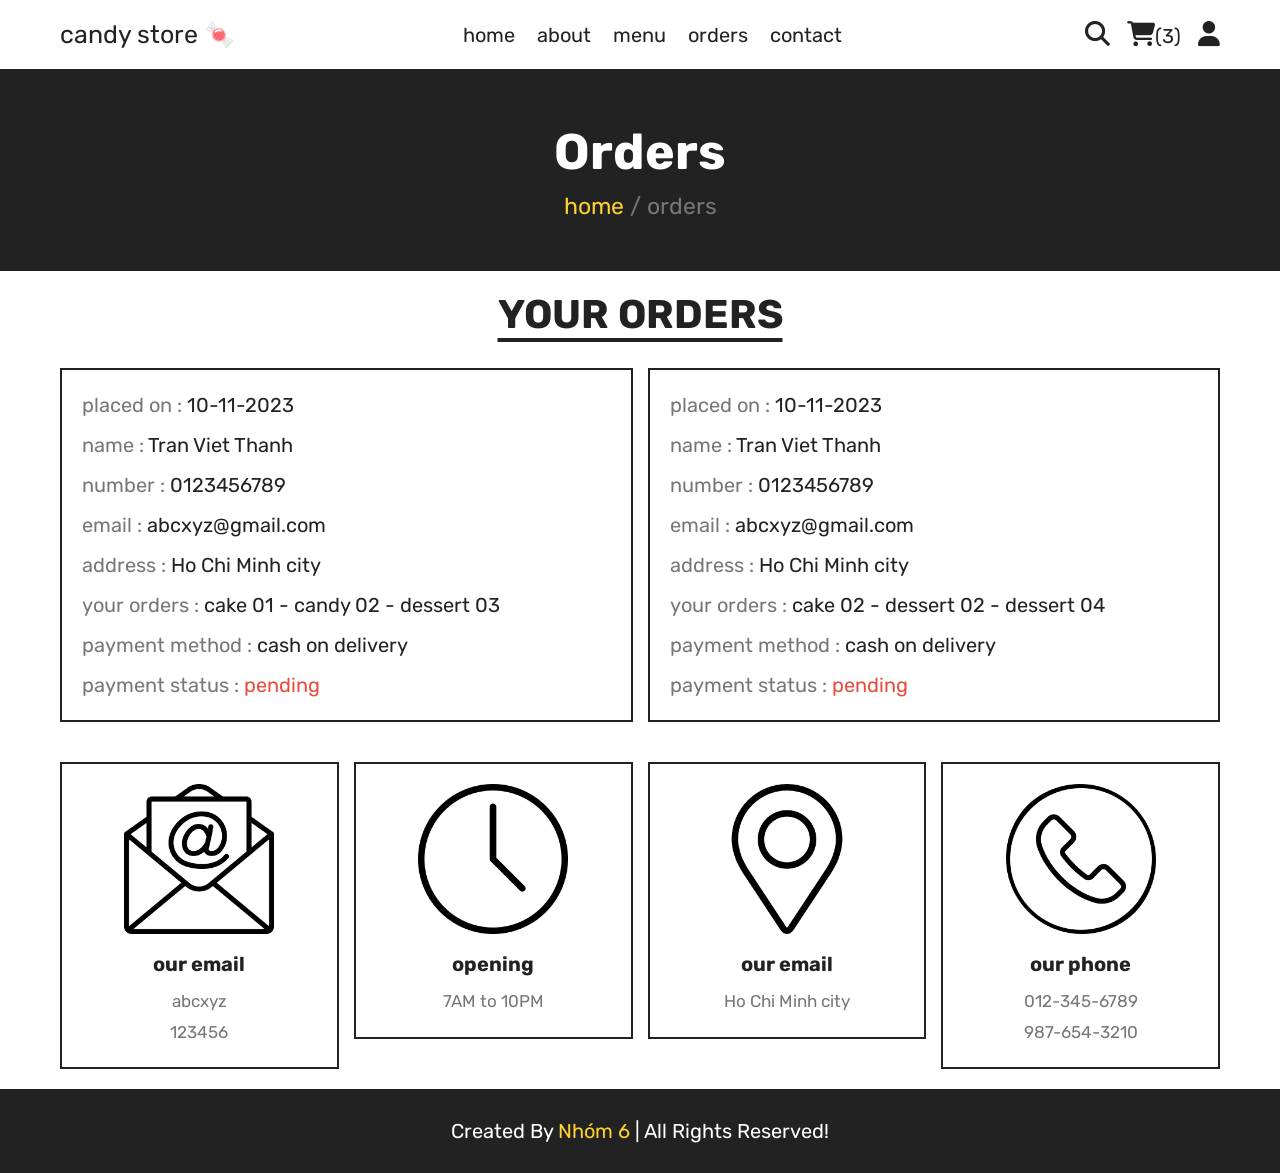
<file: orders.html>
<!DOCTYPE html>
<html lang="en">

<head>

    <meta charset="UTF-8">
    <meta http-equiv="X-UA-Compatible" content="IE=edge">
    <meta name="viewport" content="width=device-width, initial-scale=1.0">
    <title>orders</title>

    <!-- font awesome cdn link -->
    <link rel="stylesheet" href="https://cdnjs.cloudflare.com/ajax/libs/font-awesome/6.1.1/css/all.min.css">

    <!-- custom css file link -->
    <link rel="stylesheet" href="css/style.css">

</head>

<body>

    <!-- header section starts -->
    <header class="header">

        <section class="flex">
            
            <a href="home.html" class="logo">candy store 🍬</a>

            <nav class="navbar">
                <a href="home.html">home</a>
                <a href="about.html">about</a>
                <a href="menu.html">menu</a>
                <a href="orders.html">orders</a>
                <a href="contact.html">contact</a>
            </nav>

            <div class="icons">
                <a href="search.html"><i class="fas fa-search"></i></a>
                <a href="cart.html"><i class="fas fa-shopping-cart"></i><span>(3)</span></a>
                <div id="user-btn" class="fas fa-user"></div>
                <div id="menu-btn" class="fas fa-bars"></div>
            </div>

            <div class="profile">
                <p class="name">Tran Viet Thanh</p>
                <div class="flex">
                    <a href="profile.html" class="btn">profile</a>
                    <a href="#" class="delete-btn">logout</a>
                </div>
                <p class="account"><a href="login.html">login</a> or <a href="register.html">register</a></p>
            </div>

        </section>

    </header>
    <!-- header section ends -->

    <div class="heading">
        <h3>orders</h3>
        <p><a href="home.html">home</a><span> / orders</span></p>
    </div>

    <section class="orders">

        <h1 class="title">your orders</h1>

        <div class="box-container">

            <div class="box">
                <p>placed on : <span>10-11-2023</span></p>
                <p>name : <span>Tran Viet Thanh</span></p>
                <p>number : <span>0123456789</span></p>
                <p>email : <span>abcxyz@gmail.com</span></p>
                <p>address : <span>Ho Chi Minh city</span></p>
                <p>your orders : <span>cake 01 - candy 02 - dessert 03</span></p>
                <p>payment method : <span>cash on delivery</span></p>
                <p>payment status : <span style="color: var(--red);">pending</span></p>
            </div>
            
            <div class="box">
                <p>placed on : <span>10-11-2023</span></p>
                <p>name : <span>Tran Viet Thanh</span></p>
                <p>number : <span>0123456789</span></p>
                <p>email : <span>abcxyz@gmail.com</span></p>
                <p>address : <span>Ho Chi Minh city</span></p>
                <p>your orders : <span>cake 02 - dessert 02 - dessert 04</span></p>
                <p>payment method : <span>cash on delivery</span></p>
                <p>payment status : <span style="color: var(--red);">pending</span></p>
            </div>

        </div>

    </section>









    <!-- footer section starts -->
    <footer class="footer">

        <section class="grid">
            
            <div class="box">
                <img src="images/email-icon.png" alt="">
                <h3>our email</h3>
                <a href="mailto:abcxyz@gmail.com">abcxyz</a>
                <a href="mailto:123456@gmail.com">123456</a>
            </div>

            <div class="box">
                <img src="images/clock-icon.png" alt="">
                <h3>opening</h3>
                <p>7AM to 10PM</p>
            </div>

            <div class="box">
                <img src="images/map-icon.png" alt="">
                <h3>our email</h3>
                <a href="#">Ho Chi Minh city</a>
            </div>

            <div class="box">
                <img src="images/phone-icon.png" alt="">
                <h3>our phone</h3>
                <a href="tel:0123456789">012-345-6789</a>
                <a href="tel:9876543210">987-654-3210</a>
            </div>
            
        </section>

        <div class="credit">created by <span>nhóm 6</span> | all rights reserved!</div>

    </footer>
    <!-- footer section ends -->

    <div class="loader">
        <img src="images/loader.gif" alt="">
    </div>


    <!-- custom js file link -->
    <script src="js/script.js"></script>

</body>

</html>
</file>
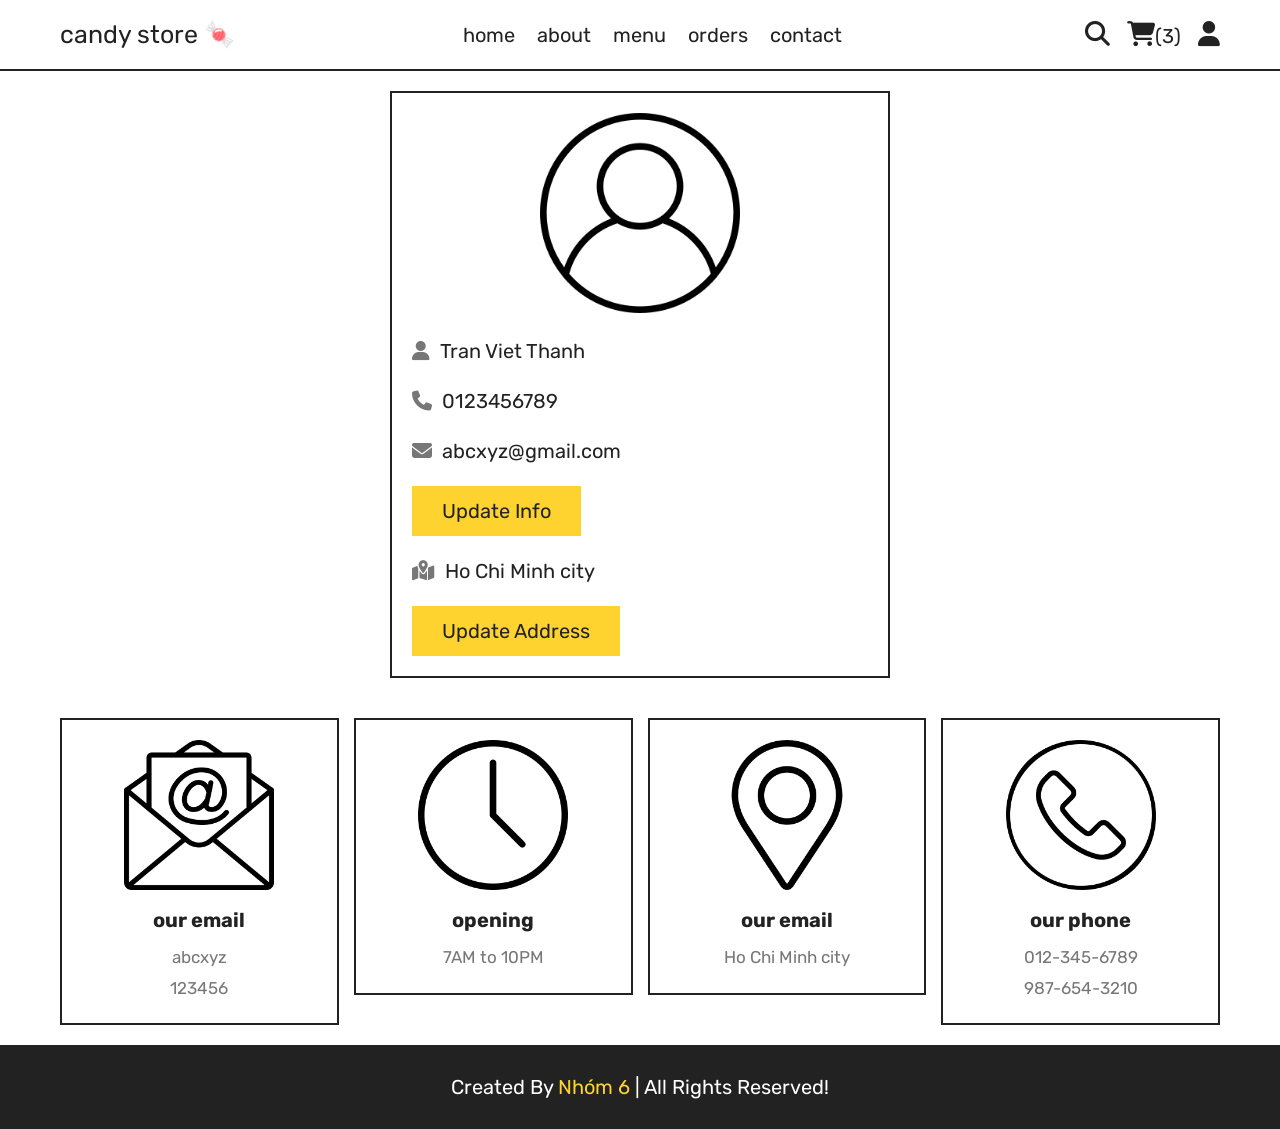
<file: profile.html>
<!DOCTYPE html>
<html lang="en">

<head>

    <meta charset="UTF-8">
    <meta http-equiv="X-UA-Compatible" content="IE=edge">
    <meta name="viewport" content="width=device-width, initial-scale=1.0">
    <title>profile</title>

    <!-- font awesome cdn link -->
    <link rel="stylesheet" href="https://cdnjs.cloudflare.com/ajax/libs/font-awesome/6.1.1/css/all.min.css">

    <!-- custom css file link -->
    <link rel="stylesheet" href="css/style.css">

</head>

<body>

    <!-- header section starts -->
    <header class="header">

        <section class="flex">

            <a href="home.html" class="logo">candy store 🍬</a>

            <nav class="navbar">
                <a href="home.html">home</a>
                <a href="about.html">about</a>
                <a href="menu.html">menu</a>
                <a href="orders.html">orders</a>
                <a href="contact.html">contact</a>
            </nav>

            <div class="icons">
                <a href="search.html"><i class="fas fa-search"></i></a>
                <a href="cart.html"><i class="fas fa-shopping-cart"></i><span>(3)</span></a>
                <div id="user-btn" class="fas fa-user"></div>
                <div id="menu-btn" class="fas fa-bars"></div>
            </div>

            <div class="profile">
                <p class="name">Tran Viet Thanh</p>
                <div class="flex">
                    <a href="profile.html" class="btn">profile</a>
                    <a href="#" class="delete-btn">logout</a>
                </div>
                <p class="account"><a href="login.html">login</a> or <a href="register.html">register</a></p>
            </div>

        </section>

    </header>
    <!-- header section ends -->

    <section class="user-details">

        <div class="user">
            <img src="images/user-icon.png" alt="">
            <p><i class="fas fa-user"></i><span>Tran Viet Thanh</span></p>
            <p><i class="fas fa-phone"></i><span>0123456789</span></p>
            <p><i class="fas fa-envelope"></i><span>abcxyz@gmail.com</span></p>
            <a href="update_profile.html" class="btn">update info</a>
            <p class="address"><i class="fas fa-map-marked-alt"></i><span>Ho Chi Minh city</span></p>
            <a href="update_address.html" class="btn">update address</a>
        </div>

    </section>











    <!-- footer section starts -->
    <footer class="footer">

        <section class="grid">

            <div class="box">
                <img src="images/email-icon.png" alt="">
                <h3>our email</h3>
                <a href="mailto:abcxyz@gmail.com">abcxyz</a>
                <a href="mailto:123456@gmail.com">123456</a>
            </div>

            <div class="box">
                <img src="images/clock-icon.png" alt="">
                <h3>opening</h3>
                <p>7AM to 10PM</p>
            </div>

            <div class="box">
                <img src="images/map-icon.png" alt="">
                <h3>our email</h3>
                <a href="#">Ho Chi Minh city</a>
            </div>

            <div class="box">
                <img src="images/phone-icon.png" alt="">
                <h3>our phone</h3>
                <a href="tel:0123456789">012-345-6789</a>
                <a href="tel:9876543210">987-654-3210</a>
            </div>

        </section>

        <div class="credit">created by <span>nhóm 6</span> | all rights reserved!</div>

    </footer>
    <!-- footer section ends -->

    <div class="loader">
        <img src="images/loader.gif" alt="">
    </div>


    <!-- custom js file link -->
    <script src="js/script.js"></script>

</body>

</html>
</file>
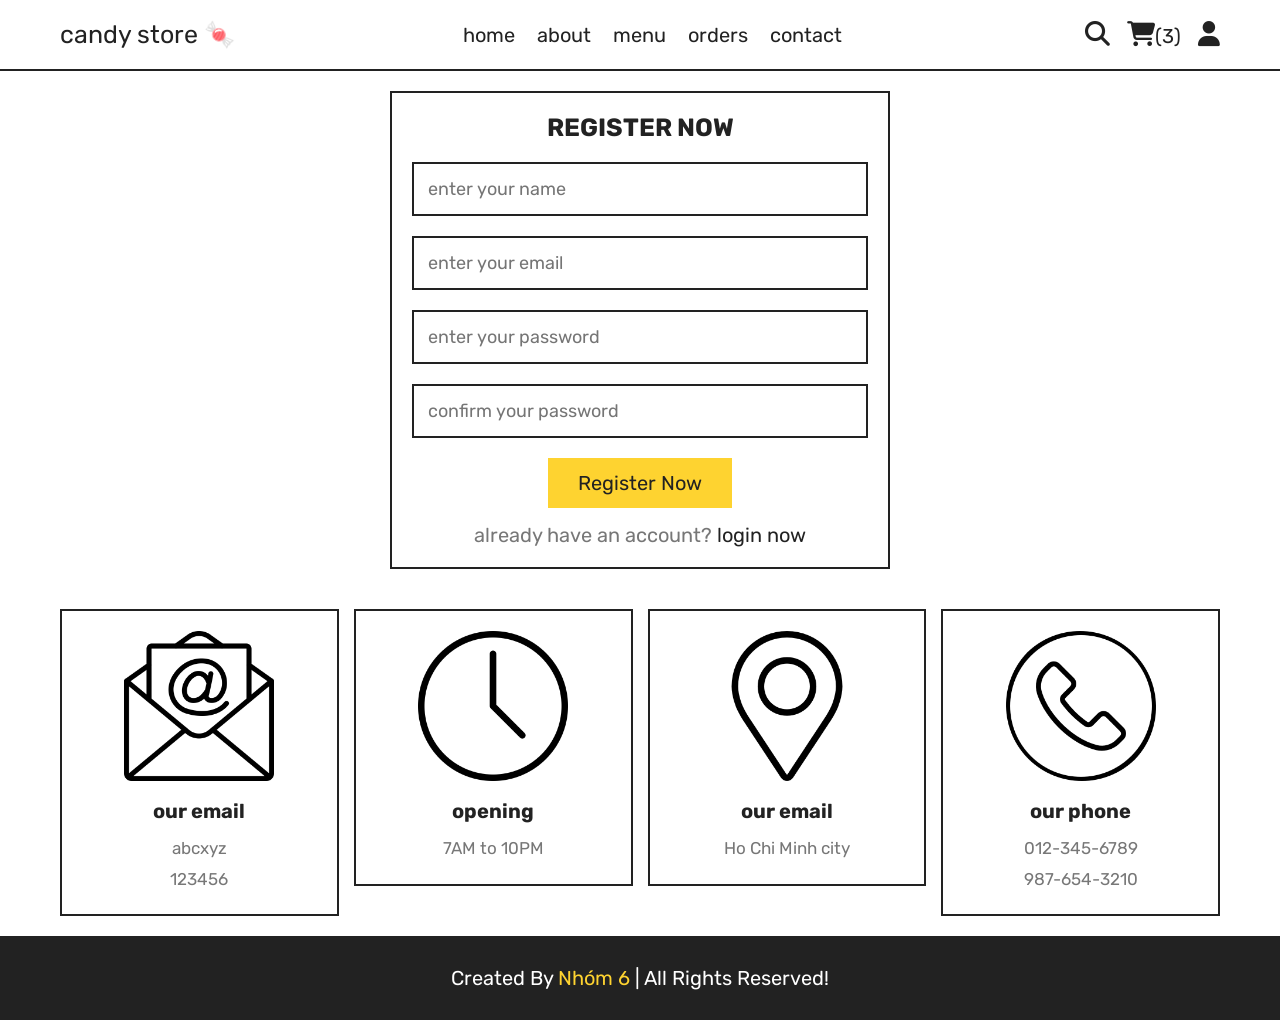
<file: register.html>
<!DOCTYPE html>
<html lang="en">

<head>

    <meta charset="UTF-8">
    <meta http-equiv="X-UA-Compatible" content="IE=edge">
    <meta name="viewport" content="width=device-width, initial-scale=1.0">
    <title>register</title>

    <!-- font awesome cdn link -->
    <link rel="stylesheet" href="https://cdnjs.cloudflare.com/ajax/libs/font-awesome/6.1.1/css/all.min.css">

    <!-- custom css file link -->
    <link rel="stylesheet" href="css/style.css">

</head>

<body>

    <!-- header section starts -->
    <header class="header">

        <section class="flex">
            
            <a href="home.html" class="logo">candy store 🍬</a>

            <nav class="navbar">
                <a href="home.html">home</a>
                <a href="about.html">about</a>
                <a href="menu.html">menu</a>
                <a href="orders.html">orders</a>
                <a href="contact.html">contact</a>
            </nav>

            <div class="icons">
                <a href="search.html"><i class="fas fa-search"></i></a>
                <a href="cart.html"><i class="fas fa-shopping-cart"></i><span>(3)</span></a>
                <div id="user-btn" class="fas fa-user"></div>
                <div id="menu-btn" class="fas fa-bars"></div>
            </div>

            <div class="profile">
                <p class="name">Tran Viet Thanh</p>
                <div class="flex">
                    <a href="profile.html" class="btn">profile</a>
                    <a href="#" class="delete-btn">logout</a>
                </div>
                <p class="account"><a href="login.html">login</a> or <a href="register.html">register</a></p>
            </div>

        </section>

    </header>
    <!-- header section ends -->

    <section class="form-container">

        <form action="" method="post">
            <h3>register now</h3>
            <input type="text" name="name" required placeholder="enter your name" class="box" maxlength="50">
            <input type="email" name="email" required placeholder="enter your email" class="box" maxlength="50" oninput="this.value = this.value.replace(/\s/g, '')">
            <input type="password" name="pass" required placeholder="enter your password" class="box" maxlength="50" oninput="this.value = this.value.replace(/\s/g, '')">
            <input type="password" name="cpass" required placeholder="confirm your password" class="box" maxlength="50" oninput="this.value = this.value.replace(/\s/g, '')">
            <input type="submit" value="register now" class="btn" name="submit">
            <p>already have an account? <a href="login.html">login now</a></p>
        </form>

    </section>













    <!-- footer section starts -->
    <footer class="footer">

        <section class="grid">
            
            <div class="box">
                <img src="images/email-icon.png" alt="">
                <h3>our email</h3>
                <a href="mailto:abcxyz@gmail.com">abcxyz</a>
                <a href="mailto:123456@gmail.com">123456</a>
            </div>

            <div class="box">
                <img src="images/clock-icon.png" alt="">
                <h3>opening</h3>
                <p>7AM to 10PM</p>
            </div>

            <div class="box">
                <img src="images/map-icon.png" alt="">
                <h3>our email</h3>
                <a href="#">Ho Chi Minh city</a>
            </div>

            <div class="box">
                <img src="images/phone-icon.png" alt="">
                <h3>our phone</h3>
                <a href="tel:0123456789">012-345-6789</a>
                <a href="tel:9876543210">987-654-3210</a>
            </div>
            
        </section>

        <div class="credit">created by <span>nhóm 6</span> | all rights reserved!</div>

    </footer>
    <!-- footer section ends -->

    <div class="loader">
        <img src="images/loader.gif" alt="">
    </div>


    <!-- custom js file link -->
    <script src="js/script.js"></script>

</body>

</html>
</file>
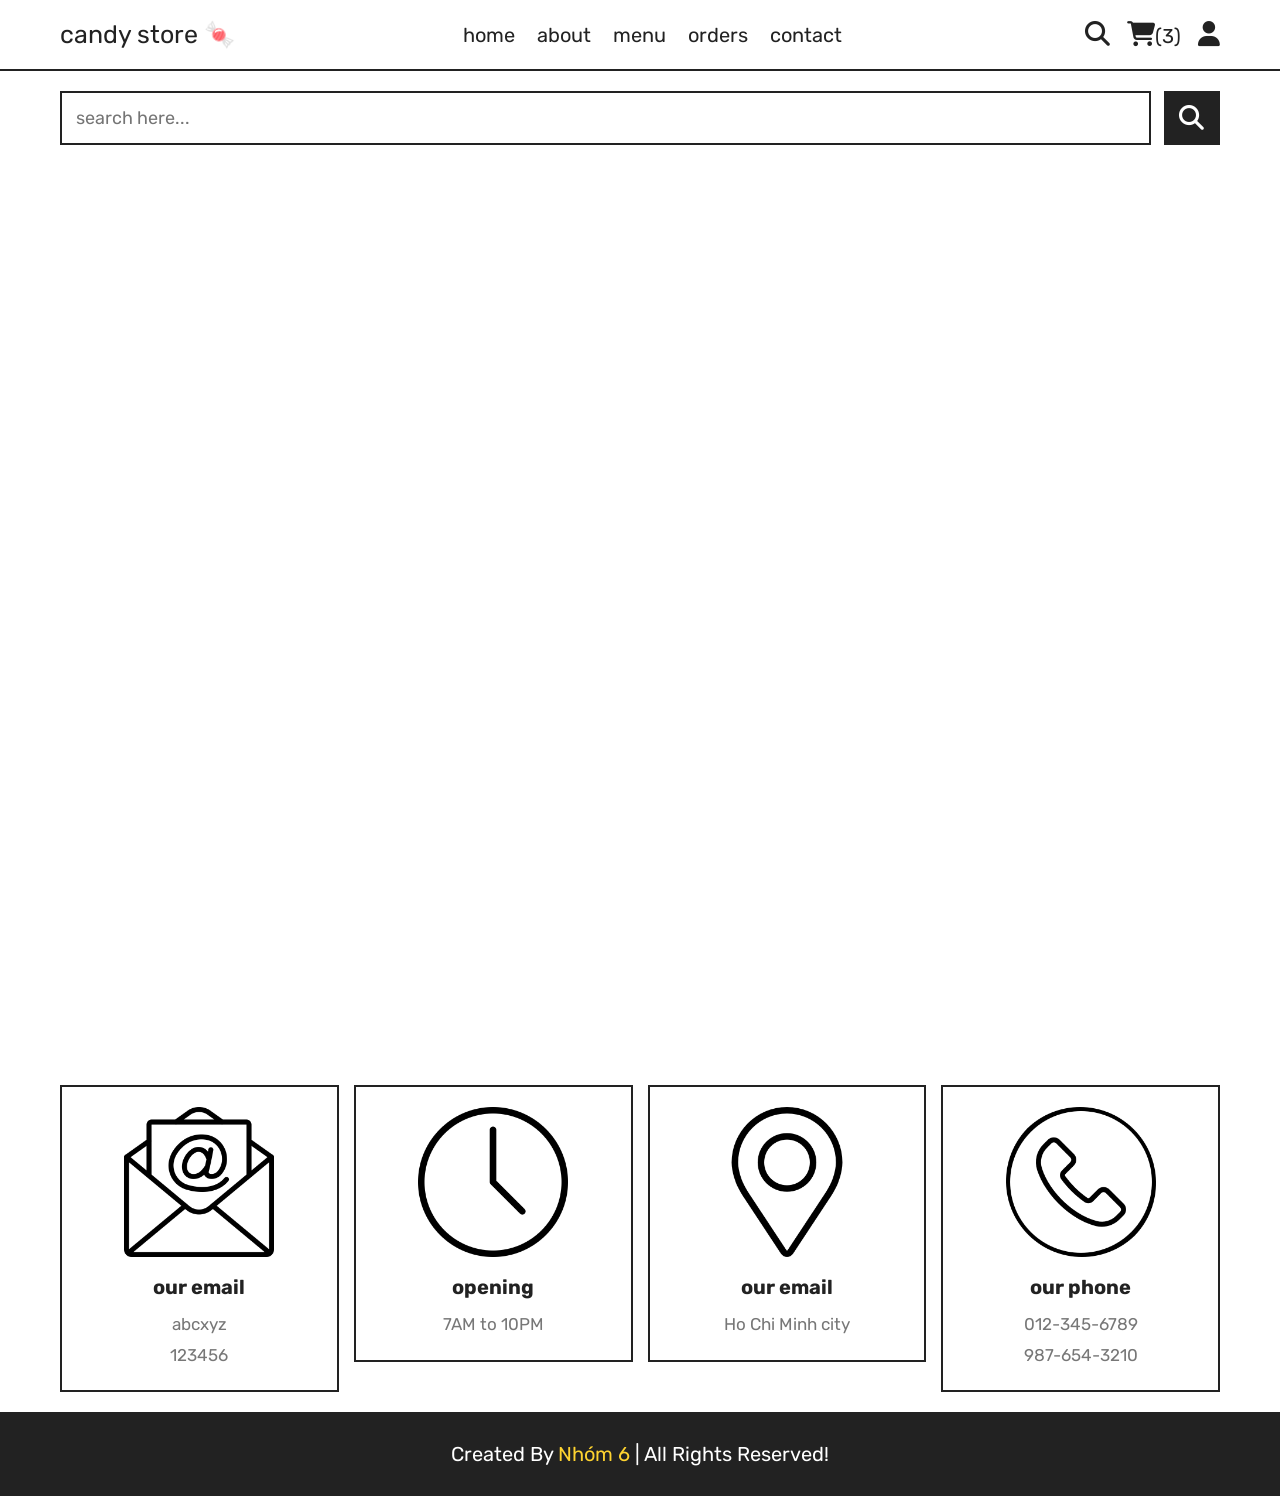
<file: search.html>
<!DOCTYPE html>
<html lang="en">

<head>

    <meta charset="UTF-8">
    <meta http-equiv="X-UA-Compatible" content="IE=edge">
    <meta name="viewport" content="width=device-width, initial-scale=1.0">
    <title>search</title>

    <!-- font awesome cdn link -->
    <link rel="stylesheet" href="https://cdnjs.cloudflare.com/ajax/libs/font-awesome/6.1.1/css/all.min.css">

    <!-- custom css file link -->
    <link rel="stylesheet" href="css/style.css">

</head>

<body>

    <!-- header section starts -->
    <header class="header">

        <section class="flex">
            
            <a href="home.html" class="logo">candy store 🍬</a>

            <nav class="navbar">
                <a href="home.html">home</a>
                <a href="about.html">about</a>
                <a href="menu.html">menu</a>
                <a href="orders.html">orders</a>
                <a href="contact.html">contact</a>
            </nav>

            <div class="icons">
                <a href="search.html"><i class="fas fa-search"></i></a>
                <a href="cart.html"><i class="fas fa-shopping-cart"></i><span>(3)</span></a>
                <div id="user-btn" class="fas fa-user"></div>
                <div id="menu-btn" class="fas fa-bars"></div>
            </div>

            <div class="profile">
                <p class="name">Tran Viet Thanh</p>
                <div class="flex">
                    <a href="profile.html" class="btn">profile</a>
                    <a href="#" class="delete-btn">logout</a>
                </div>
                <p class="account"><a href="login.html">login</a> or <a href="register.html">register</a></p>
            </div>

        </section>

    </header>
    <!-- header section ends -->

    <!-- search section starts -->
    <section class="search-form">

        <form method="post" action="">
            <input type="text" name="search_box" placeholder="search here..." class="box">
            <button type="submit" name="search_btn" class="fas fa-search"></button>
        </form>

    </section>
    <!-- search section ends -->

    <section class="products" style="min-height: 100vh; padding-top: 0;">



    </section>












    <!-- footer section starts -->
    <footer class="footer">

        <section class="grid">
            
            <div class="box">
                <img src="images/email-icon.png" alt="">
                <h3>our email</h3>
                <a href="mailto:abcxyz@gmail.com">abcxyz</a>
                <a href="mailto:123456@gmail.com">123456</a>
            </div>

            <div class="box">
                <img src="images/clock-icon.png" alt="">
                <h3>opening</h3>
                <p>7AM to 10PM</p>
            </div>

            <div class="box">
                <img src="images/map-icon.png" alt="">
                <h3>our email</h3>
                <a href="#">Ho Chi Minh city</a>
            </div>

            <div class="box">
                <img src="images/phone-icon.png" alt="">
                <h3>our phone</h3>
                <a href="tel:0123456789">012-345-6789</a>
                <a href="tel:9876543210">987-654-3210</a>
            </div>
            
        </section>

        <div class="credit">created by <span>nhóm 6</span> | all rights reserved!</div>

    </footer>
    <!-- footer section ends -->

    <div class="loader">
        <img src="images/loader.gif" alt="">
    </div>


    <!-- custom js file link -->
    <script src="js/script.js"></script>

</body>

</html>
</file>
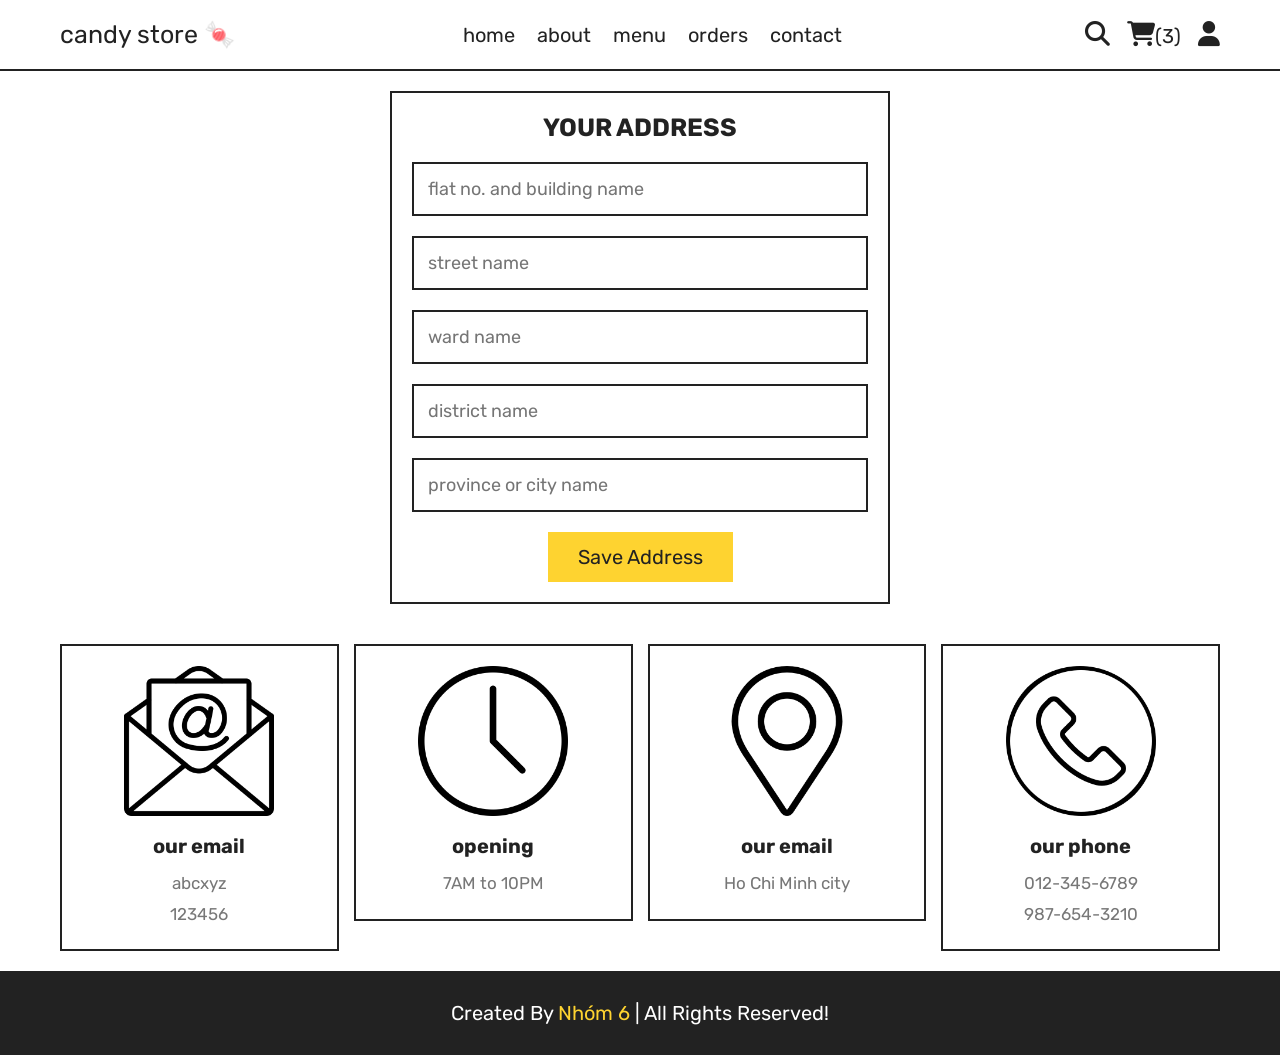
<file: update_address.html>
<!DOCTYPE html>
<html lang="en">

<head>

    <meta charset="UTF-8">
    <meta http-equiv="X-UA-Compatible" content="IE=edge">
    <meta name="viewport" content="width=device-width, initial-scale=1.0">
    <title>update address</title>

    <!-- font awesome cdn link -->
    <link rel="stylesheet" href="https://cdnjs.cloudflare.com/ajax/libs/font-awesome/6.1.1/css/all.min.css">

    <!-- custom css file link -->
    <link rel="stylesheet" href="css/style.css">

</head>

<body>

    <!-- header section starts -->
    <header class="header">

        <section class="flex">

            <a href="home.html" class="logo">candy store 🍬</a>

            <nav class="navbar">
                <a href="home.html">home</a>
                <a href="about.html">about</a>
                <a href="menu.html">menu</a>
                <a href="orders.html">orders</a>
                <a href="contact.html">contact</a>
            </nav>

            <div class="icons">
                <a href="search.html"><i class="fas fa-search"></i></a>
                <a href="cart.html"><i class="fas fa-shopping-cart"></i><span>(3)</span></a>
                <div id="user-btn" class="fas fa-user"></div>
                <div id="menu-btn" class="fas fa-bars"></div>
            </div>

            <div class="profile">
                <p class="name">Tran Viet Thanh</p>
                <div class="flex">
                    <a href="profile.html" class="btn">profile</a>
                    <a href="#" class="delete-btn">logout</a>
                </div>
                <p class="account"><a href="login.html">login</a> or <a href="register.html">register</a></p>
            </div>

        </section>

    </header>
    <!-- header section ends -->

    <section class="form-container">

        <form action="" method="post">
            <h3>your address</h3>
            <input type="text" maxlength="50" placeholder="flat no. and building name" required class="box" name="flat">
            <input type="text" maxlength="50" placeholder="street name" required class="box" name="street">
            <input type="text" maxlength="50" placeholder="ward name" required class="box" name="ward">
            <input type="text" maxlength="50" placeholder="district name" required class="box" name="district">
            <input type="text" maxlength="50" placeholder="province or city name" required class="box" name="province or city">
            <input type="submit" value="save address" name="submit" class="btn">
        </form>

    </section>






















    <!-- footer section starts -->
    <footer class="footer">

        <section class="grid">

            <div class="box">
                <img src="images/email-icon.png" alt="">
                <h3>our email</h3>
                <a href="mailto:abcxyz@gmail.com">abcxyz</a>
                <a href="mailto:123456@gmail.com">123456</a>
            </div>

            <div class="box">
                <img src="images/clock-icon.png" alt="">
                <h3>opening</h3>
                <p>7AM to 10PM</p>
            </div>

            <div class="box">
                <img src="images/map-icon.png" alt="">
                <h3>our email</h3>
                <a href="#">Ho Chi Minh city</a>
            </div>

            <div class="box">
                <img src="images/phone-icon.png" alt="">
                <h3>our phone</h3>
                <a href="tel:0123456789">012-345-6789</a>
                <a href="tel:9876543210">987-654-3210</a>
            </div>

        </section>

        <div class="credit">created by <span>nhóm 6</span> | all rights reserved!</div>

    </footer>
    <!-- footer section ends -->

    <div class="loader">
        <img src="images/loader.gif" alt="">
    </div>


    <!-- custom js file link -->
    <script src="js/script.js"></script>

</body>

</html>
</file>
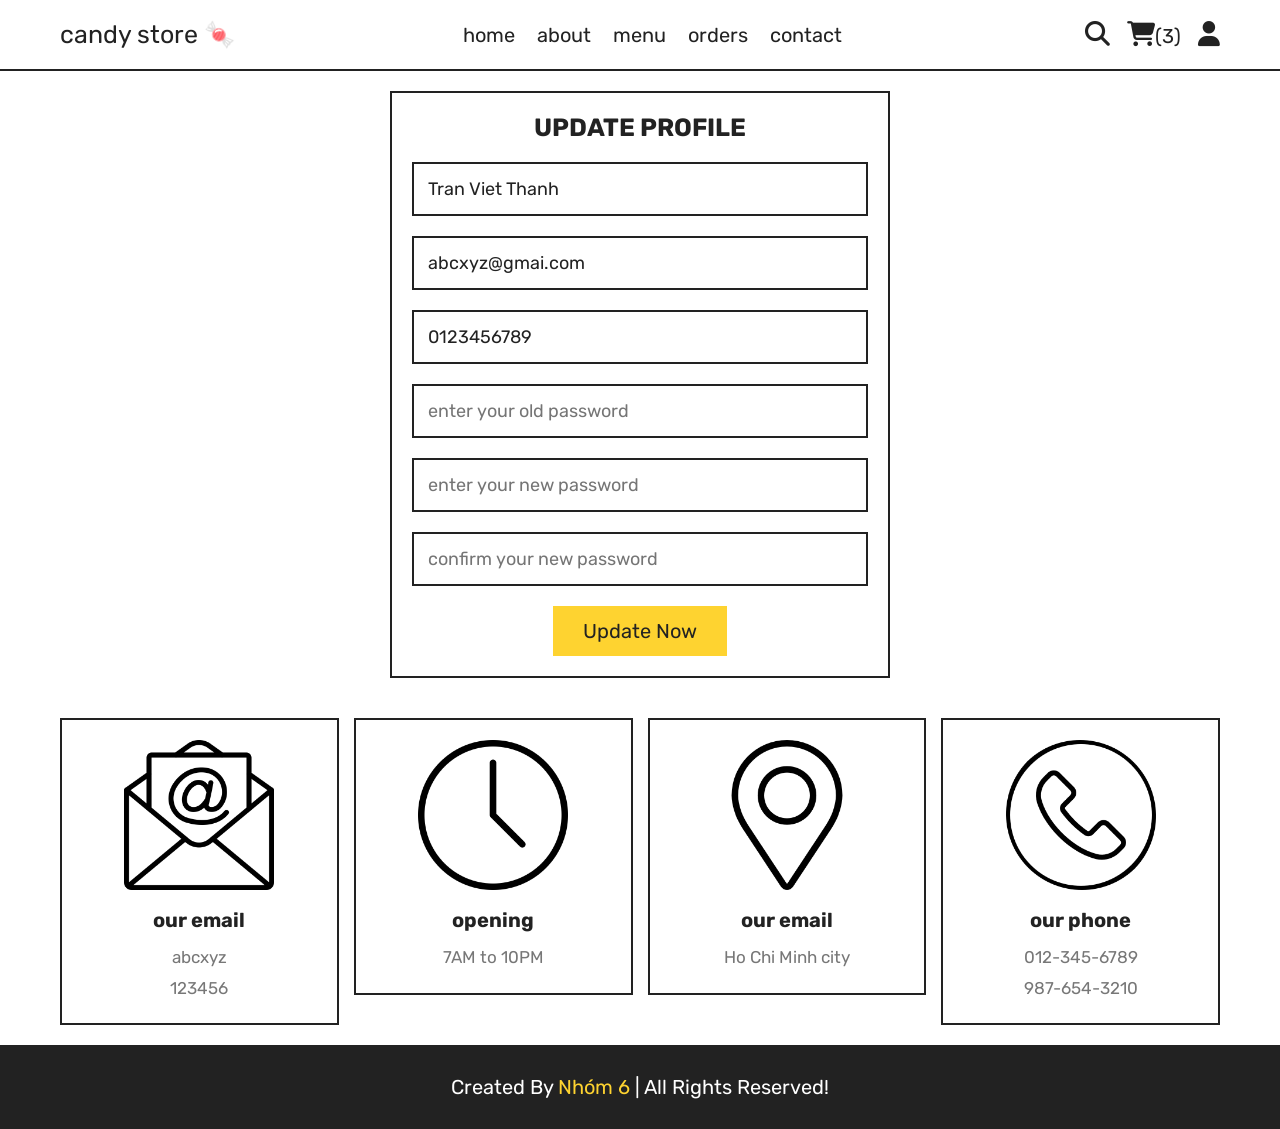
<file: update_profile.html>
<!DOCTYPE html>
<html lang="en">

<head>

    <meta charset="UTF-8">
    <meta http-equiv="X-UA-Compatible" content="IE=edge">
    <meta name="viewport" content="width=device-width, initial-scale=1.0">
    <title>update profile</title>

    <!-- font awesome cdn link -->
    <link rel="stylesheet" href="https://cdnjs.cloudflare.com/ajax/libs/font-awesome/6.1.1/css/all.min.css">

    <!-- custom css file link -->
    <link rel="stylesheet" href="css/style.css">

</head>

<body>

    <!-- header section starts -->
    <header class="header">

        <section class="flex">

            <a href="home.html" class="logo">candy store 🍬</a>

            <nav class="navbar">
                <a href="home.html">home</a>
                <a href="about.html">about</a>
                <a href="menu.html">menu</a>
                <a href="orders.html">orders</a>
                <a href="contact.html">contact</a>
            </nav>

            <div class="icons">
                <a href="search.html"><i class="fas fa-search"></i></a>
                <a href="cart.html"><i class="fas fa-shopping-cart"></i><span>(3)</span></a>
                <div id="user-btn" class="fas fa-user"></div>
                <div id="menu-btn" class="fas fa-bars"></div>
            </div>

            <div class="profile">
                <p class="name">Tran Viet Thanh</p>
                <div class="flex">
                    <a href="profile.html" class="btn">profile</a>
                    <a href="#" class="delete-btn">logout</a>
                </div>
                <p class="account"><a href="login.html">login</a> or <a href="register.html">register</a></p>
            </div>

        </section>

    </header>
    <!-- header section ends -->

    <section class="form-container">

        <form action="" method="POST">
            <h3>update profile</h3>
            <input type="text" required maxlength="20" name="name" placeholder="enter your name" class="box" oninput="this.value = this.value.replace(/\s/g, '')" value="Tran Viet Thanh">
            <input type="email" required maxlength="50" name="email" placeholder="enter your email" class="box" oninput="this.value = this.value.replace(/\s/g, '')" value="abcxyz@gmai.com">
            <input type="numner" min="0" max="9999999999" onkeypress="if(this.value.length == 10) return false;" placeholder="enter your number" required class="box" name="number" value="0123456789">
            <input type="password" maxlength="20" name="old_pass" placeholder="enter your old password" class="box" oninput="this.value = this.value.replace(/\s/g, '')">
            <input type="password" maxlength="20" name="new_pass" placeholder="enter your new password" class="box" oninput="this.value = this.value.replace(/\s/g, '')">
            <input type="password" maxlength="20" name="confirm_pass" placeholder="confirm your new password" class="box" oninput="this.value = this.value.replace(/\s/g, '')">
            <input type="submit" value="update now" class="btn" name="submit">
        </form>

    </section>









    <!-- footer section starts -->
    <footer class="footer">

        <section class="grid">

            <div class="box">
                <img src="images/email-icon.png" alt="">
                <h3>our email</h3>
                <a href="mailto:abcxyz@gmail.com">abcxyz</a>
                <a href="mailto:123456@gmail.com">123456</a>
            </div>

            <div class="box">
                <img src="images/clock-icon.png" alt="">
                <h3>opening</h3>
                <p>7AM to 10PM</p>
            </div>

            <div class="box">
                <img src="images/map-icon.png" alt="">
                <h3>our email</h3>
                <a href="#">Ho Chi Minh city</a>
            </div>

            <div class="box">
                <img src="images/phone-icon.png" alt="">
                <h3>our phone</h3>
                <a href="tel:0123456789">012-345-6789</a>
                <a href="tel:9876543210">987-654-3210</a>
            </div>

        </section>

        <div class="credit">created by <span>nhóm 6</span> | all rights reserved!</div>

    </footer>
    <!-- footer section ends -->

    <div class="loader">
        <img src="images/loader.gif" alt="">
    </div>


    <!-- custom js file link -->
    <script src="js/script.js"></script>

</body>

</html>
</file>
<file: css/style.css>
@import url('https://fonts.googleapis.com/css2?family=Rubik:wght@300;400;500;600&display=swap');

:root {
    --yellow: #fed330;
    --red: #e74c3c;
    --white: #fff;
    --black: #222;
    --light-color: #777;
    --border: .2rem solid var(--black);
}

* {
    font-family: 'Rubik', sans-serif;
    margin: 0;
    padding: 0;
    box-sizing: border-box;
    outline: none;
    border: none;
    text-decoration: none;
    transition: .2s linear;
}

*::selection {
    background-color: var(--yellow);
    color: var(--black);
}

html {
    font-size: 62.5%;
    overflow-x: hidden;
    scroll-behavior: smooth;
    stop-opacity: 8rem;
}

::-webkit-scrollbar {
    height: .5rem;
    width: 1rem;
}

::-webkit-scrollbar-track {
    background-color: transparent;
}

::-webkit-scrollbar-thumb {
    background-color: var(--yellow);
    border-radius: 5rem;
}

section {
    margin: 0 auto;
    max-width: 1200px;
    padding: 2rem;
}

.title {
    text-align: center;
    margin-bottom: 3rem;
    font-size: 4rem;
    color: var(--black);
    text-transform: uppercase;
    text-decoration: underline;
    text-underline-offset: 1rem;
}

.heading {
    display: flex;
    align-items: center;
    justify-content: center;
    gap: 1rem;
    flex-flow: column;
    background-color: var(--black);
    min-height: 20rem;
}

.heading h3 {
    font-size: 5rem;
    color: var(--white);
    text-transform: capitalize;
}

.heading p {
    font-size: 2.3rem;
    color: var(--light-color);
}

.heading p a {
    color: var(--yellow);
}

.heading p a:hover {
    text-decoration: underline;
    color: var(--white);
}

.btn,
.delete-btn {
    margin-top: 1rem;
    display: inline-block;
    font-size: 2rem;
    padding: 1.3rem 3rem;
    cursor: pointer;
    text-transform: capitalize;
    transition: .2s linear;
}

.btn {
    background-color: var(--yellow);
    color: var(--black);
}

.delete-btn {
    background-color: var(--red);
    color: var(--white);
}

.btn:hover,
.delete-btn:hover {
    letter-spacing: .2rem;
}

.header {
    position: sticky;
    top: 0;
    left: 0;
    right: 0;
    z-index: 1000;
    background-color: var(--white);
    border-bottom: var(--border);
}

.header .flex {
    display: flex;
    align-items: center;
    justify-content: space-between;
    position: relative;
}

.header .flex .logo {
    font-size: 2.5rem;
    color: var(--black);
}

.header .flex .navbar a {
    font-size: 2rem;
    color: var(--black);
    margin: 0 1rem;
}

.header .flex .navbar a:hover {
    color: var(--yellow);
}

.header .flex .icons>* {
    margin-left: 1.5rem;
    font-size: 2.5rem;
    color: var(--black);
    cursor: pointer;
}

.header .flex .icons>*:hover {
    color: var(--yellow);
}

.header .flex .icons span {
    font-size: 2rem;
}

#menu-btn {
    display: none;
}

.header .flex .profile {
    background-color: var(--white);
    border: var(--border);
    padding: 1.5rem;
    text-align: center;
    position: absolute;
    top: 125%;
    right: 2rem;
    width: 30rem;
    display: none;
    animation: fadeIn .2s linear;
}

.header .flex .profile.active {
    display: inline-block;
}

@keyframes fadeIn {
    0% {
        transform: translateY(1rem);
    }
}

.header .flex .profile .name {
    font-size: 2rem;
    color: var(--black);
    margin-bottom: 1rem;
}

.header .flex .profile .account {
    margin-top: 2rem;
    font-size: 2rem;
    color: var(--light-color);
}

.header .flex .profile .account a {
    color: var(--black);
}

.header .flex .profile .account a:hover {
    color: var(--yellow);
    text-decoration: underline;
}

.home .slide {
    display: flex;
    align-items: center;
    flex-wrap: wrap-reverse;
    gap: 2rem;
    margin-bottom: 4rem;
}

.home .slide .image {
    flex: 1 1 40rem;
}

.home .slide .image img {
    width: 100%;
}

.home .slide .content {
    flex: 1 1 40rem;
    text-align: center;
}

.home .slide .content span {
    font-size: 2.5rem;
    color: var(--light-color);
}

.home .slide .content h3 {
    margin: 1rem 0;
    font-size: 6rem;
    color: var(--black);
    text-transform: capitalize;
}

.swiper-pagination-bullet-active {
    background-color: var(--yellow);
}

.category .box-container {
    display: grid;
    grid-template-columns: repeat(auto-fit, minmax(27rem, 1fr));
    gap: 1.5rem;
    align-items: flex-start;
}

.category .box-container .box {
    border: var(--border);
    padding: 2rem;
    text-align: center;
}

.category .box-container .box img {
    width: 100%;
    height: 10rem;
    object-fit: contain;
}

.category .box-container .box h3 {
    font-size: 2rem;
    margin-top: 1.5rem;
    color: var(--black);
    text-transform: capitalize;
}

.category .box-container .box:hover {
    background-color: var(--black);
}

.category .box-container .box:hover img {
    filter: invert(1);
}

.category .box-container .box:hover h3 {
    color: var(--white);
}

.products .box-container {
    display: grid;
    grid-template-columns: repeat(auto-fit, 33rem);
    justify-content: center;
    align-items: flex-start;
    gap: 1.5rem;
}

.products .box-container .box {
    border: var(--border);
    padding: 1.5rem;
    position: relative;
    overflow: hidden;
}

.products .box-container .box img {
    height: 20rem;
    width: 100%;
    object-fit: contain;
    margin-bottom: 1rem;
}

.products .box-container .box .fa-eye,
.products .box-container .box .fa-shopping-cart {
    position: absolute;
    top: 1rem;
    height: 4.5rem;
    width: 4.5rem;
    line-height: 4.3rem;
    border: var(--border);
    background-color: var(--white);
    cursor: pointer;
    font-size: 2rem;
    color: var(--black);
    transition: .2s linear;
}

.products .box-container .box .fa-eye:hover,
.products .box-container .box .fa-shopping-cart:hover {
    background-color: var(--black);
    color: var(--white);
}

.products .box-container .box .fa-eye {
    left: -10rem;
}

.products .box-container .box .fa-shopping-cart {
    right: -10rem;
}

.products .box-container .box:hover .fa-eye {
    left: 1rem;
}

.products .box-container .box:hover .fa-shopping-cart {
    right: 1rem;
}

.products .box-container .box .cat {
    font-size: 2rem;
    color: var(--light-color);
}

.products .box-container .box .cat:hover {
    color: var(--black);
    text-decoration: underline;
}

.products .box-container .box .name {
    font-size: 2rem;
    color: var(--black);
    margin: 1rem 0;
}

.products .box-container .box .flex {
    display: flex;
    align-items: center;
    gap: 1rem;
    margin-top: 1.5rem;
}

.products .box-container .box .flex .price {
    margin-right: auto;
    font-size: 2.5rem;
    color: var(--black);
}

.products .box-container .box .flex .price span {
    color: var(--light-color);
    font-size: 1.8rem;
}

.products .box-container .box .flex .qty {
    padding: 1rem;
    border: var(--border);
    font-size: 1.8rem;
    color: var(--black);
}

.products .box-container .box .flex .fa-edit {
    width: 5rem;
    background-color: var(--yellow);
    color: var(--black);
    cursor: pointer;
    font-size: 1.8rem;
    height: 4.5rem;
    border: var(--border);

}

.products .box-container .box .flex .fa-edit:hover {
    background-color: var(--black);
    color: var(--white);
}

.products .box-container .box .fa-times {
    position: absolute;
    top: 1rem;
    right: 1rem;
    background-color: var(--red);
    color: var(--white);
    border: var(--border);
    line-height: 4rem;
    height: 4.3rem;
    width: 4.5rem;
    cursor: pointer;
    font-size: 2rem;
}

.products .box-container .box .fa-times:hover {
    background-color: var(--black);
    color: var(--white);
}

.products .box-container .box .sub-total {
    margin-top: 1rem;
    font-size: 1.8rem;
    color: var(--light-color);
}

.products .box-container .box .sub-total span {
    color: var(--red);
}

.products .more-btn {
    margin-top: 2rem;
    text-align: center;
}

.products .cart-total {
    display: flex;
    align-items: center;
    gap: 1.5rem;
    flex-wrap: wrap;
    justify-content: space-between;
    margin-bottom: 2rem;
    border: var(--border);
    padding: 1.5rem;
}

.products .cart-total p {
    font-size: 2.5rem;
    color: var(--light-color);
}

.products .cart-total p span {
    color: var(--red);
}

.products .cart-total .btn {
    margin-top: 0;
}

.about .row {
    display: flex;
    align-items: center;
    flex-wrap: wrap;
    gap: 1.5rem;
}

.about .row .image {
    flex: 1 1 40rem;
}

.about .row .image img {
    width: 100%;
}

.about .row .content {
    flex: 1 1 40rem;
    text-align: center;
}

.about .row .content h3 {
    font-size: 3rem;
    color: var(--black);
    text-transform: capitalize;
    margin-bottom: 1rem;
}

.about .row .content p {
    padding: 1rem 0;
    line-height: 2;
    font-size: 1.6rem;
    color: var(--light-color);
}

.steps .box-container {
    display: grid;
    grid-template-columns: repeat(auto-fit, minmax(27rem, 1fr));
    gap: 1.5rem;
    align-items: flex-start;
}

.steps .box-container .box {
    text-align: center;
    border: var(--border);
    padding: 2rem;
}

.steps .box-container .box img {
    height: 10rem;
    width: 100%;
    object-fit: contain;
    margin-bottom: 1rem;
}

.steps .box-container .box h3 {
    font-size: 2.3rem;
    margin: 1rem 0;
    color: var(--black);
    text-transform: capitalize;
}

.steps .box-container .box p {
    line-height: 2;
    font-size: 1.6rem;
    color: var(--light-color);
}

.reviews .slide {
    margin-bottom: 4rem;
    border: var(--border);
    padding: 2rem;
    text-align: center;
}

.reviews .slide img {
    height: 10rem;
    width: 10rem;
    border-radius: 50%;
}

.reviews .slide p {
    padding: 1.5rem 0;
    line-height: 2;
    font-size: 1.6rem;
    color: var(--light-color);
}

.reviews .slide .stars {
    display: inline-block;
    padding: .5rem 1.5rem;
    border: var(--border);
}

.reviews .slide .stars i {
    font-size: 1.8rem;
    color: var(--yellow);
}

.reviews .slide h3 {
    font-size: 2rem;
    margin-top: 1.5rem;
    text-transform: capitalize;
    color: var(--black);
}

.contact .row {
    display: flex;
    align-items: center;
    flex-wrap: wrap;
    gap: 1.5rem;
}

.contact .row .image {
    flex: 1 1 40rem;
}

.contact .row .image img {
    width: 100%;
}

.contact .row form {
    border: var(--border);
    flex: 1 1 40rem;
    padding: 2rem;
    text-align: center;
}

.contact .row form h3 {
    font-size: 2.5rem;
    color: var(--black);
    margin-bottom: 1rem;
    text-transform: capitalize;
}

.contact .row form .box {
    margin: .7rem 0;
    font-size: 1.8rem;
    color: var(--black);
    border: var(--border);
    padding: 1.4rem;
    width: 100%;
}

.contact .row form textarea {
    height: 15rem;
    resize: none;
}

.search-form form {
    display: flex;
    gap: 1.3rem;
}

.search-form form .box {
    width: 100%;
    border: var(--border);
    padding: 1.4rem;
    font-size: 1.8rem;
    color: var(--black);
}

.search-form form .fa-search {
    width: 6rem;
    background-color: var(--black);
    color: var(--white);
    cursor: pointer;
    font-size: 2.5rem;
}

.search-form form .fa-search:hover {
    background-color: var(--yellow);
    color: var(--black);
}

.checkout form {
    max-width: 50rem;
    margin: 0 auto;
    border: var(--border);
    padding: 2rem;
}

.checkout form h3 {
    font-size: 2.5rem;
    text-transform: capitalize;
    padding: 2rem 0;
    color: var(--black);
}

.checkout form .cart-items {
    background-color: var(--black);
    padding: 2rem;
    padding-top: 0;
}

.checkout form .cart-items h3 {
    color: var(--white);
}

.checkout form .cart-items p {
    display: flex;
    align-items: center;
    gap: 1.5rem;
    justify-content: space-between;
    margin: 1rem 0;
    line-height: 1.5;
    font-size: 2rem;
}

.checkout form .cart-items p .name {
    color: var(--light-color);
}

.checkout form .cart-items p .price {
    color: var(--yellow);
}

.checkout form .cart-items .grand-total {
    background-color: var(--white);
    padding: .5rem 1.5rem;
}

.checkout form .cart-items .grand-total .price {
    color: var(--red);
}

.checkout form .user-info p {
    font-size: 2rem;
    line-height: 1.5;
    padding: 1rem 0;
}

.checkout form .user-info p i {
    color: var(--light-color);
    margin-right: 1rem;
}

.checkout form .user-info p span {
    color: var(--black);
}

.checkout form .user-info .box {
    width: 100%;
    border: var(--border);
    padding: 1.4rem;
    margin-top: 2rem;
    margin-bottom: 1rem;
    font-size: 1.8rem;
}

.orders .box-container {
    display: flex;
    flex-wrap: wrap;
    gap: 1.5rem;
    align-items: flex-start;
}

.orders .box-container .box {
    padding: 1rem 2rem;
    border: var(--border);
    flex: 1 1 40rem;
}

.orders .box-container .box p {
    line-height: 1.5;
    margin: 1rem 0;
    font-size: 2rem;
    color: var(--light-color);
}

.orders .box-container .box p span {
    color: var(--black);
}

.form-container form {
    max-width: 50rem;
    margin: 0 auto;
    border: var(--border);
    padding: 2rem;
    text-align: center;
}

.form-container form h3 {
    margin-bottom: 1rem;
    font-size: 2.5rem;
    text-transform: uppercase;
    color: var(--black);
}

.form-container form .box {
    margin: 1rem 0;
    padding: 1.4rem;
    color: var(--black);
    border: var(--border);
    font-size: 1.8rem;
    width: 100%;
}

.form-container form p {
    margin-top: 1.5rem;
    font-size: 2rem;
    color: var(--light-color);
}

.form-container form p a {
    font-size: 2rem;
    color: var(--black);
}

.form-container form p a:hover {
    text-decoration: underline;
}

.user-details .user {
    border: var(--border);
    padding: 2rem;
    max-width: 50rem;
    margin: 0 auto;
}

.user-details .user img {
    width: 100%;
    height: 20rem;
    object-fit: contain;
    margin-bottom: 1rem;
}

.user-details .user p {
    padding: 1rem 0;
    line-height: 1.5;
    font-size: 2rem;
}

.user-details .user p span {
    color: var(--black);
}

.user-details .user p i {
    margin-right: 1rem;
    color: var(--light-color);
}

.user-details .user .address {
    margin-top: 1rem;
}













.footer .grid {
    display: grid;
    grid-template-columns: repeat(auto-fit, minmax(27rem, 1fr));
    gap: 1.5rem;
    align-items: flex-start;
}

.footer .grid .box {
    border: var(--border);
    padding: 2rem;
    text-align: center;
}

.footer .grid .box img {
    height: 15rem;
    width: 100%;
    object-fit: contain;
    margin-bottom: .5rem;
}

.footer .grid .box h3 {
    margin: 1rem 0;
    font-size: 2rem;
    color: var(--black);
}

.footer .grid .box p,
.footer .grid .box a {
    display: block;
    font-size: 1.7rem;
    color: var(--light-color);
    line-height: 1.8;
}

.footer .grid .box a:hover {
    text-decoration: underline;
}

.credit {
    padding: 3rem 2rem;
    text-align: center;
    background-color: var(--black);
    color: var(--white);
    font-size: 2rem;
    text-transform: capitalize;
}

.credit span {
    color: var(--yellow);
}

.loader {
    position: fixed;
    top: 0;
    left: 0;
    right: 0;
    bottom: 0;
    background-color: var(--white);
    z-index: 10000;
    display: flex;
    align-items: center;
    justify-content: center;
}

.loader img {
    width: 35rem;
}























/* media queries*/

@media (max-width: 991px) {

    html {
        font-size: 55%;
    }
}

@media (max-width: 768px) {

    #menu-btn {
        display: inline-block;
    }

    .header .flex .navbar {
        position: absolute;
        top: 99%;
        left: 0;
        right: 0;
        border-top: var(--border);
        border-bottom: var(--border);
        background-color: var(--white);
        transition: .2s linear;
        clip-path: polygon(0 0, 100% 0, 100% 0, 0 0);
    }

    .header .flex .navbar a {
        display: block;
        margin: 2rem;
    }

    .header .flex .navbar.active {
        clip-path: polygon(0 0, 100% 0, 100% 100%, 0 100%);
    }
}

@media (max-width: 450px) {

    html {
        font-size: 50%;
    }

    .title {
        font-size: 3rem;
    }

    .header .flex .logo {
        font-size: 2rem;
    }

    .home .slide .content h3 {
        font-size: 5rem;
    }

    .products .box-container {
        grid-template-columns: 1fr;
    }

    .heading h3 {
        font-size: 3.5rem;
    }

    .products .cart-total {
        justify-content: center;
    }
}
</file>
